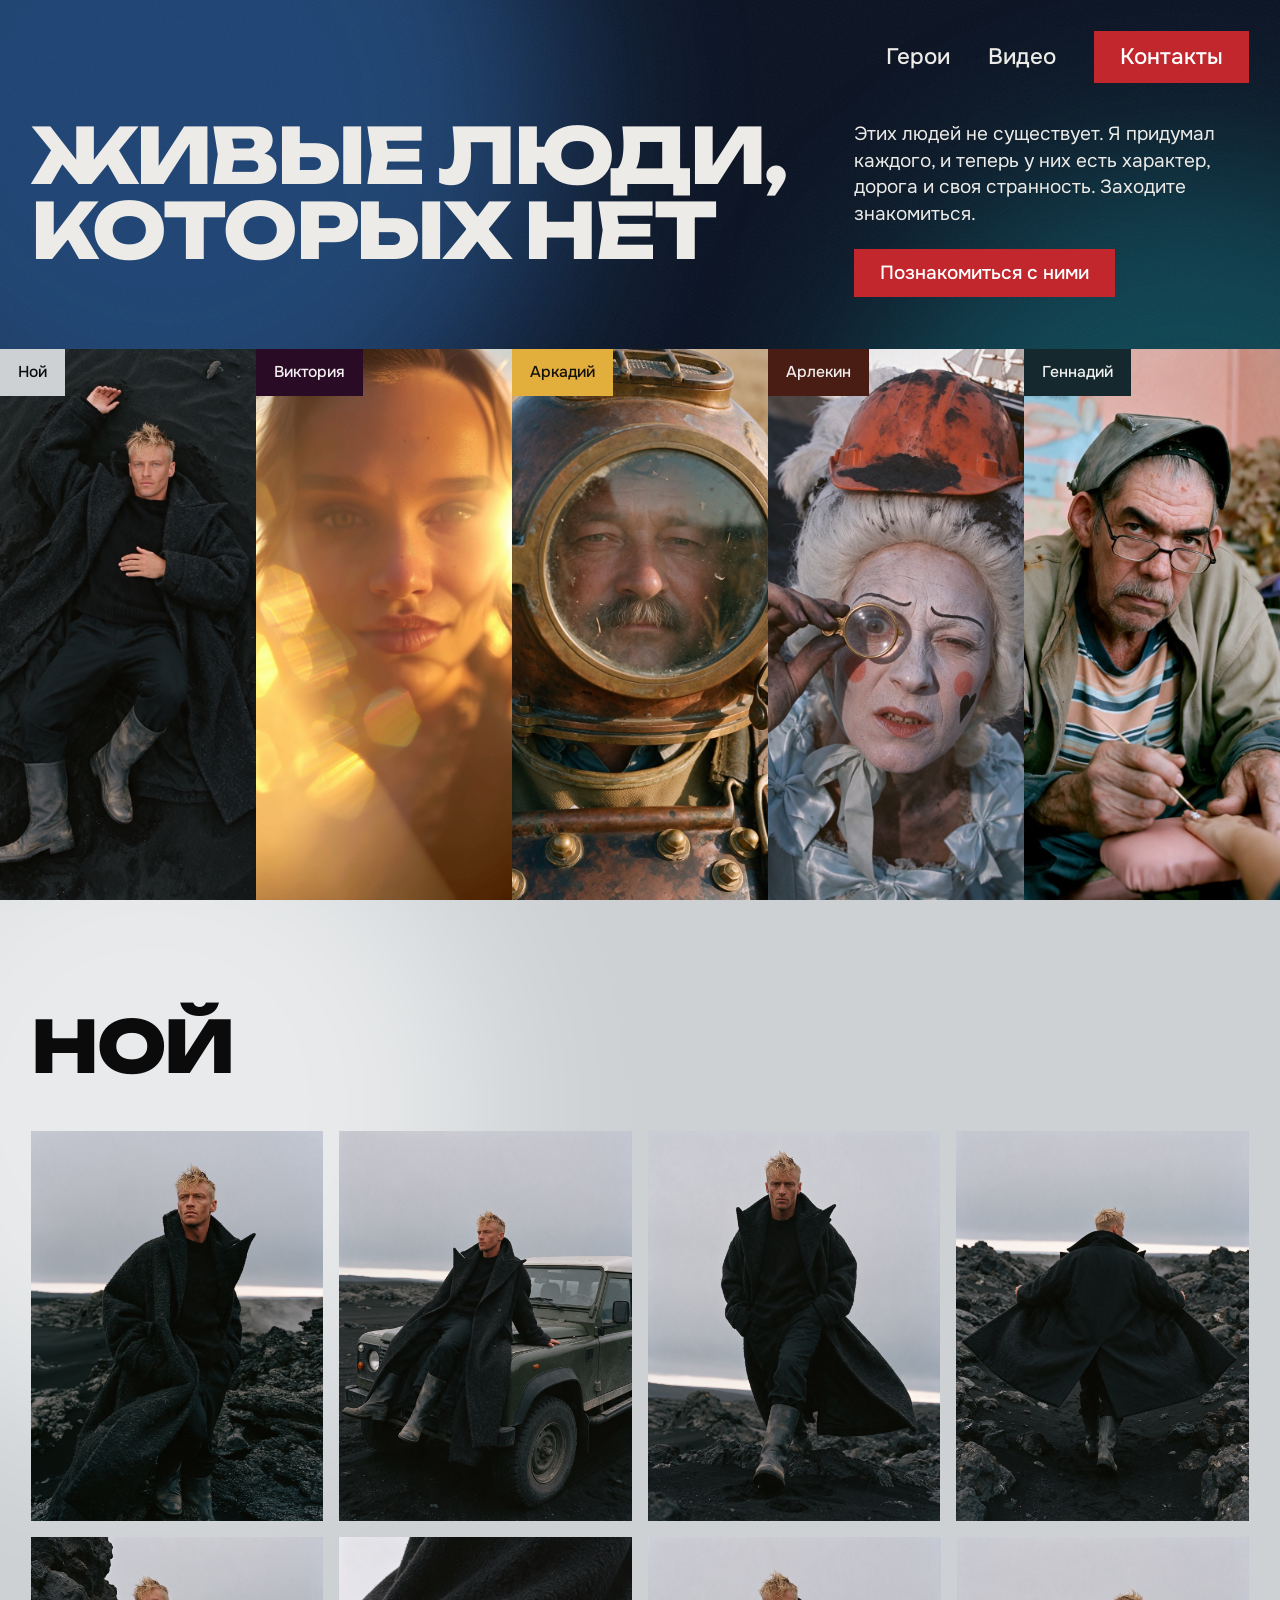
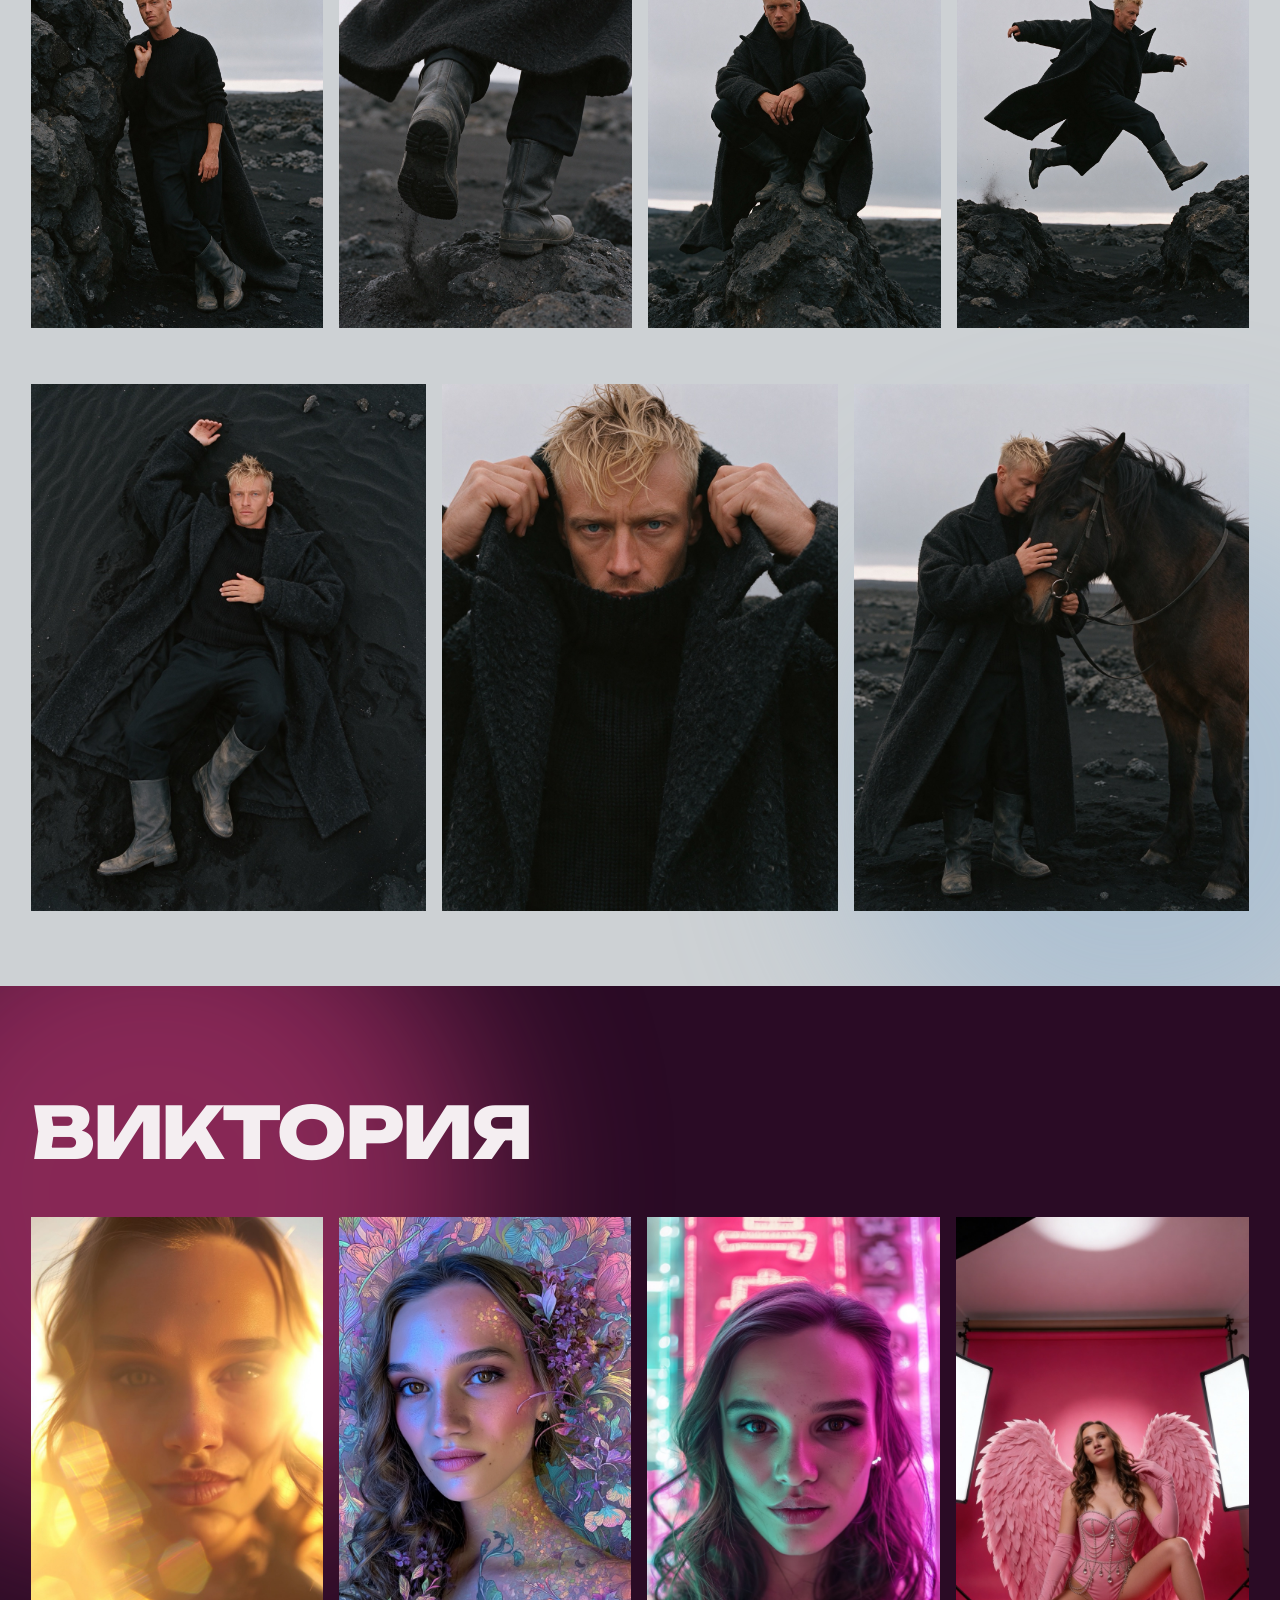
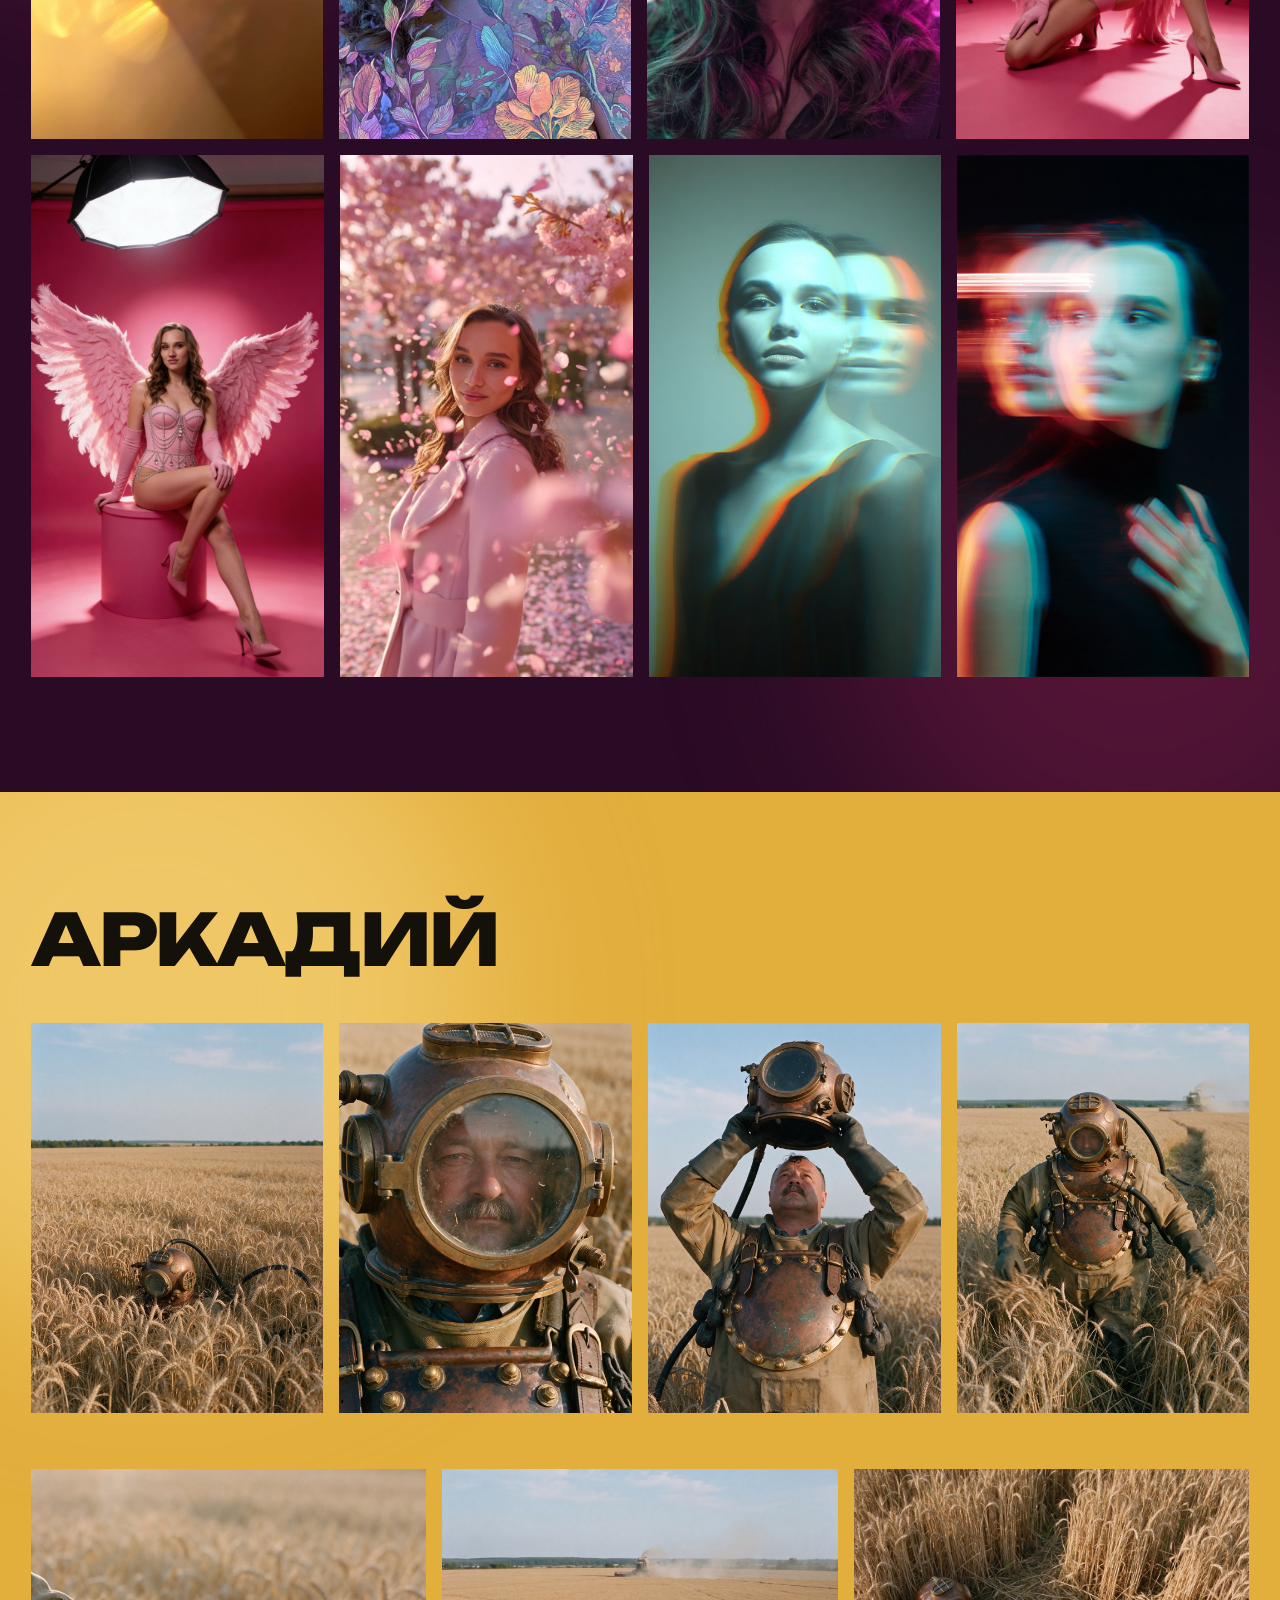
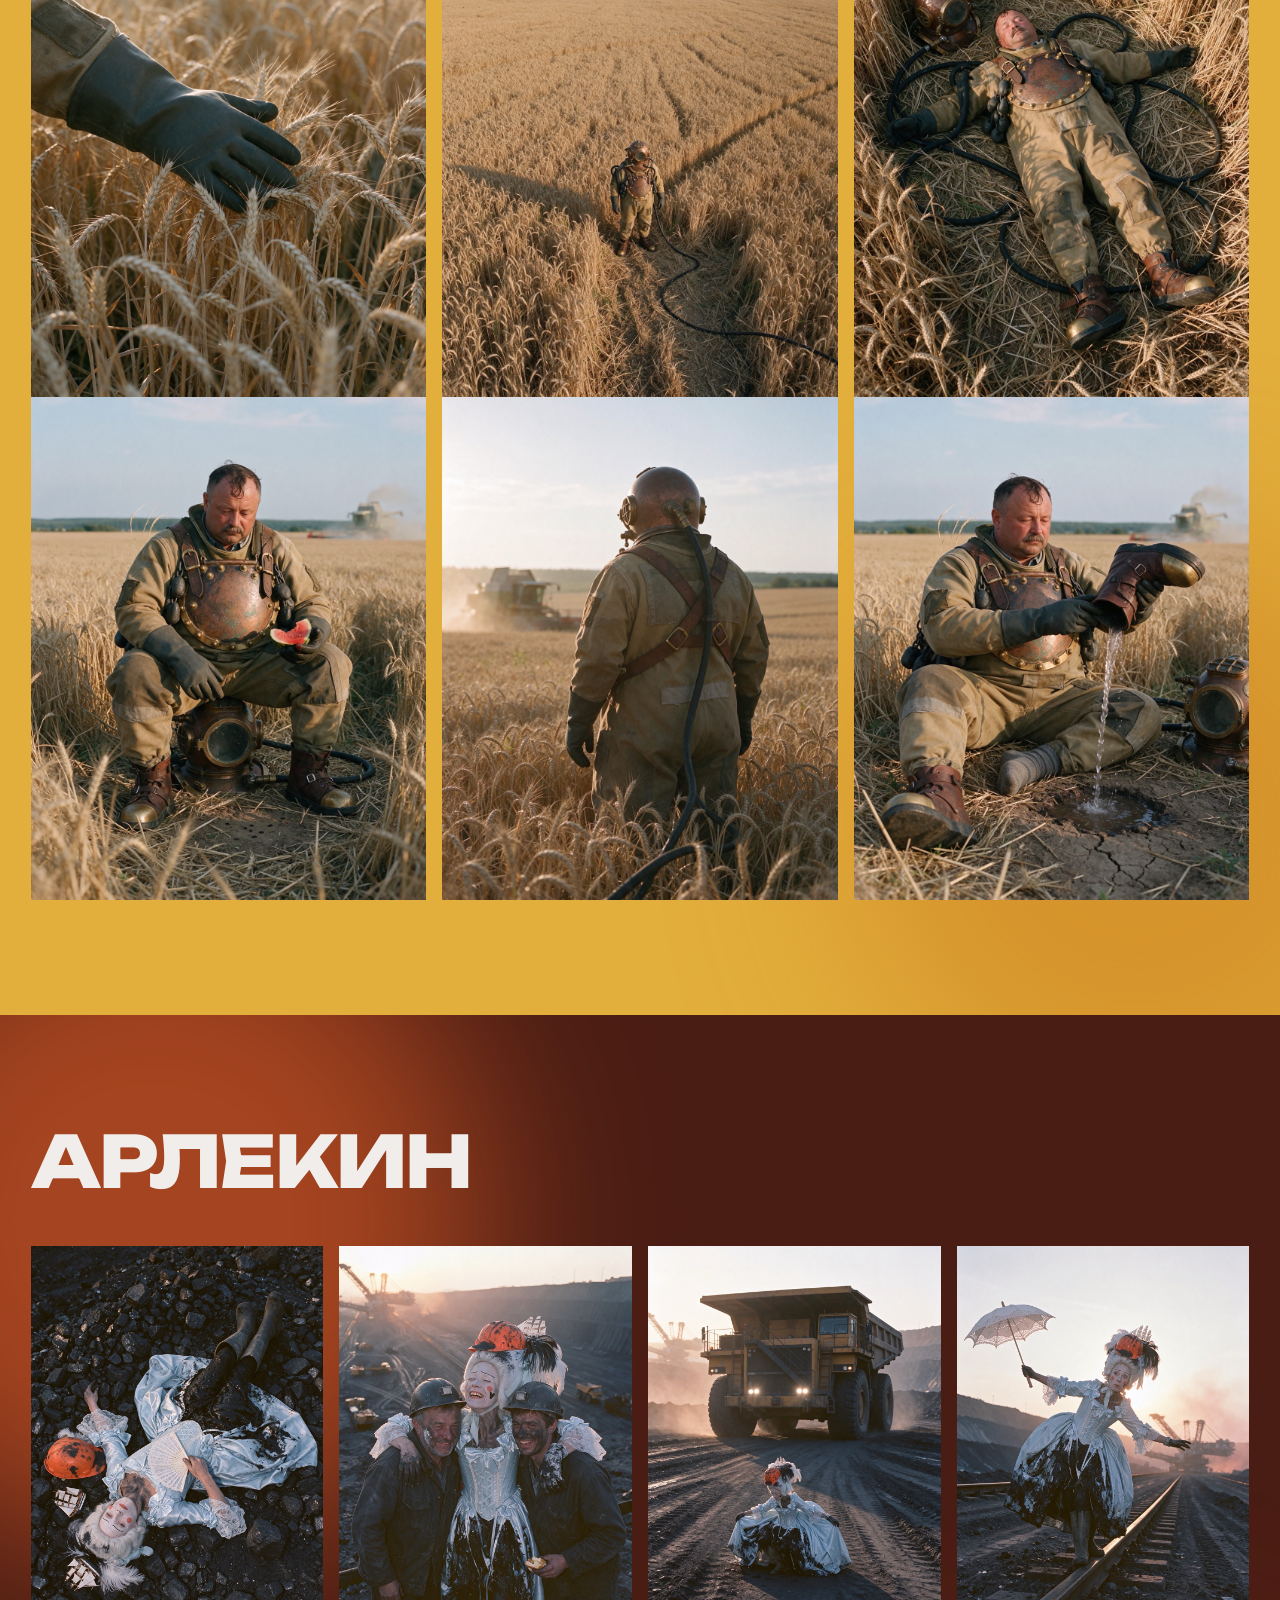
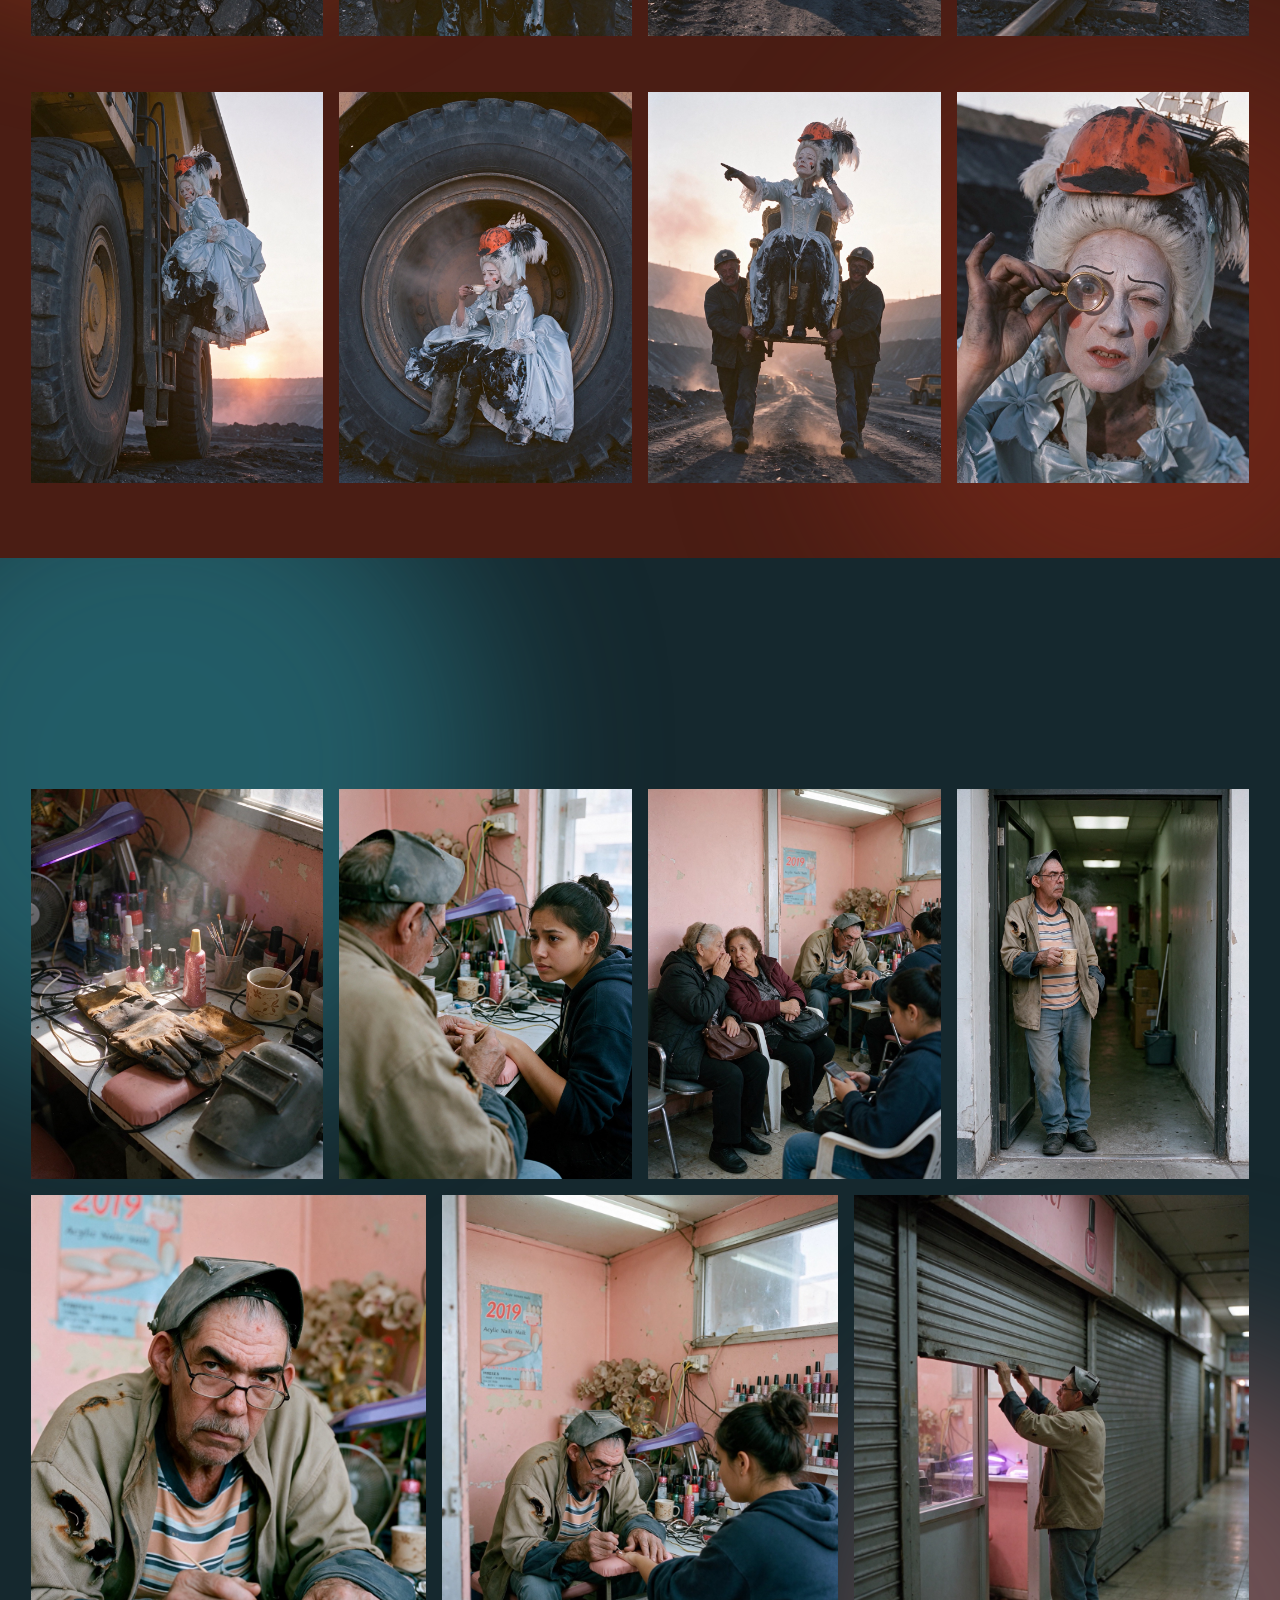
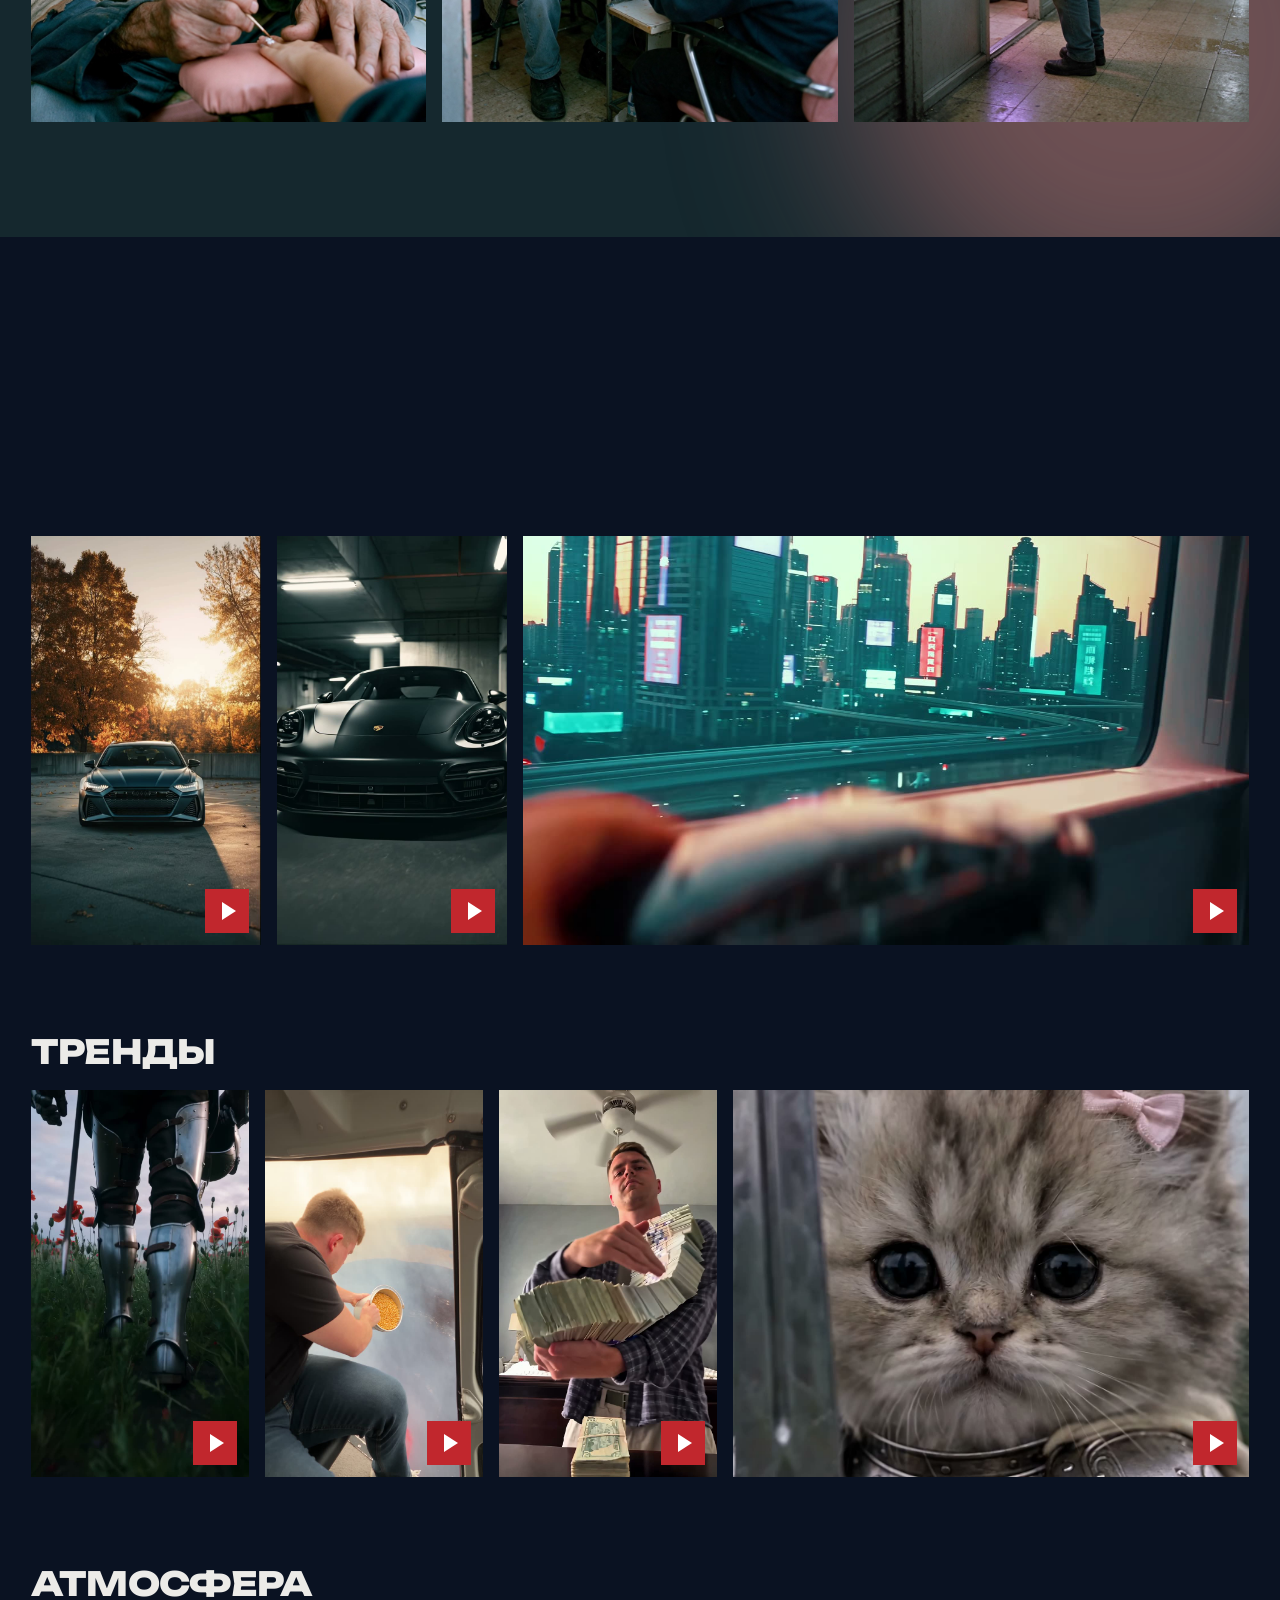
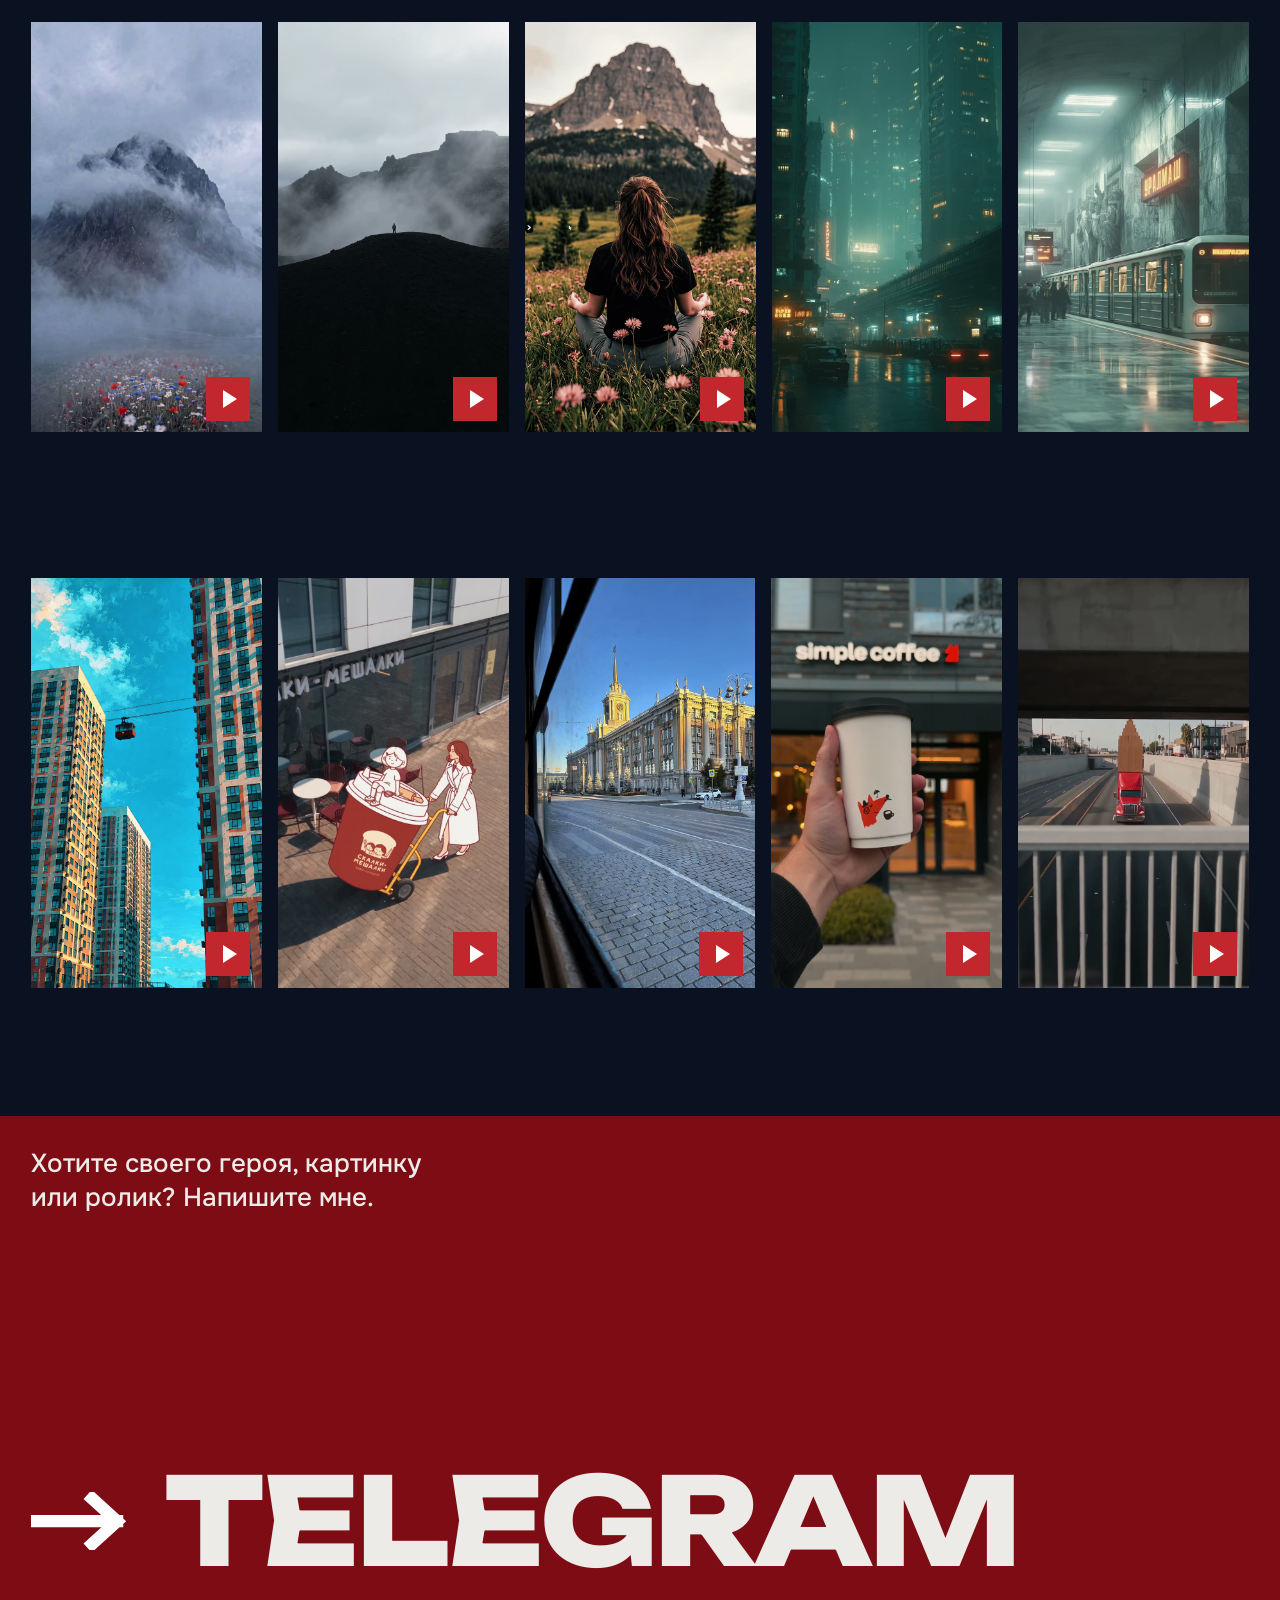
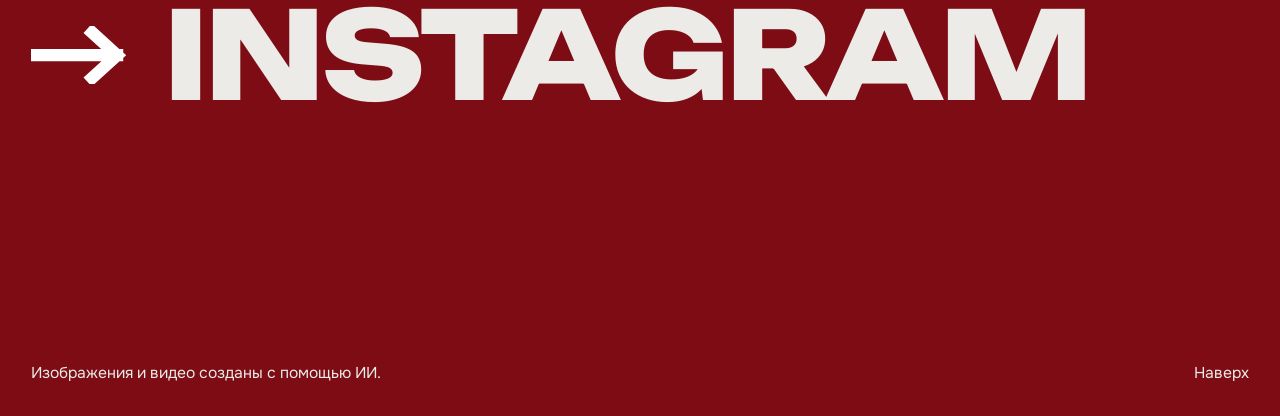
<file: index.html>
<!doctype html>
<html lang="ru">
<head>
<meta charset="utf-8">
<meta name="viewport" content="width=device-width, initial-scale=1">
<title>Живые люди, которых нет — AI-художник</title>
<meta name="description" content="Портфолио AI-художника: придуманные люди, их истории, кадры и видео. У каждого свой характер и своя дорога.">
<meta name="theme-color" content="#0a1222">
<meta property="og:title" content="Живые люди, которых нет — AI-художник">
<meta property="og:description" content="Портфолио AI-художника: придуманные люди, их истории, кадры и видео. У каждого свой характер и своя дорога.">
<meta property="og:image" content="https://sokolovai.github.io/media/img/noah-09.jpg">
<meta property="og:type" content="website">
<link rel="icon" href="data:image/svg+xml,%3Csvg xmlns='http://www.w3.org/2000/svg' viewBox='0 0 32 32'%3E%3Crect width='32' height='32' fill='%230b0b0c'/%3E%3Crect x='8' y='8' width='16' height='16' fill='%23c1272d'/%3E%3C/svg%3E">
<script>document.documentElement.classList.add('js')</script>
<link rel="preconnect" href="https://fonts.googleapis.com">
<link rel="preconnect" href="https://fonts.gstatic.com" crossorigin>
<link href="https://fonts.googleapis.com/css2?family=Onest:wght@400;500&family=Unbounded:wght@800&display=swap" rel="stylesheet">
<link rel="stylesheet" href="style.css">
</head>
<body>
<div class="bg" aria-hidden="true"><i class="b1"></i><i class="b2"></i><i class="b3"></i><div class="grain"></div></div>

<main id="top">
<!-- Вход: афиша пяти героев -->
<section class="hero" aria-label="Вступление">
  <div class="hero-stage">
    <div class="head">
      <nav class="topnav" aria-label="Разделы">
        <a href="#noah">Герои</a>
        <a href="#video">Видео</a>
        <a href="#contact">Контакты</a>
      </nav>
      <h1><span class="ln"><span>Живые люди,</span></span><span class="ln"><span>которых нет</span></span></h1>
      <div class="intro">
        <p class="lead">Этих людей не существует. Я придумал каждого, и теперь у них есть характер, дорога и своя странность. Заходите знакомиться.</p>
        <a class="btn" href="#noah">Познакомиться с ними</a>
      </div>
    </div>
    <ul class="cast">
      <li><a href="#noah" style="--tc:#cdd1d4;--ti:#0b0b0c"><img src="media/img/noah-09.jpg" width="1050" height="1400" alt="Ной" style="object-position:50% 28%" fetchpriority="high"><span class="tag">Ной</span></a></li>
      <li><a href="#vika" style="--tc:#2a0b25;--ti:#f4eef1"><img src="media/img/vika-01.jpg" width="784" height="1400" alt="Виктория" style="object-position:50% 35%" ><span class="tag">Виктория</span></a></li>
      <li><a href="#arkady" style="--tc:#e2ae3c;--ti:#14110a"><img src="media/img/arkady-02.jpg" width="1050" height="1400" alt="Аркадий" style="object-position:50% 38%" ><span class="tag">Аркадий</span></a></li>
      <li><a href="#harlequin" style="--tc:#4a1d14;--ti:#f1edea"><img src="media/img/harlequin-08.jpg" width="1050" height="1400" alt="Арлекин" style="object-position:50% 40%" ><span class="tag">Арлекин</span></a></li>
      <li><a href="#gennady" style="--tc:#15282e;--ti:#eef1ef"><img src="media/img/gennady-05.jpg" width="1050" height="1400" alt="Геннадий" style="object-position:50% 30%" ><span class="tag">Геннадий</span></a></li>
    </ul>
  </div>
</section>

<section class="chapter" id="noah" aria-labelledby="h-noah" style="--ground:#cdd1d4;--ink:#0b0b0c;--g1:#ffffff;--g2:#8fb0cf">
  <div class="glow" aria-hidden="true"><i></i><i></i></div>
  <h2 id="h-noah" class="rv">Ной</h2>
  <div class="frames">
        <ul class="frow" style="--sum:2.9979;--n:4">
          <li class="rv-lift" style="--ar:0.7479"><button class="shot" type="button" data-kind="img" data-group="noah" data-src="media/img/noah-00.jpg" data-title="Ной" aria-label="Открыть кадр крупно: Ной"><img src="media/img/noah-00.jpg" width="1047" height="1400" alt="Ной, кадр 1" loading="lazy" decoding="async"></button></li>
          <li class="rv-lift" style="--ar:0.7500"><button class="shot" type="button" data-kind="img" data-group="noah" data-src="media/img/noah-01.jpg" data-title="Ной" aria-label="Открыть кадр крупно: Ной"><img src="media/img/noah-01.jpg" width="1050" height="1400" alt="Ной, кадр 2" loading="lazy" decoding="async"></button></li>
          <li class="rv-lift" style="--ar:0.7500"><button class="shot" type="button" data-kind="img" data-group="noah" data-src="media/img/noah-02.jpg" data-title="Ной" aria-label="Открыть кадр крупно: Ной"><img src="media/img/noah-02.jpg" width="1050" height="1400" alt="Ной, кадр 3" loading="lazy" decoding="async"></button></li>
          <li class="rv-lift" style="--ar:0.7500"><button class="shot" type="button" data-kind="img" data-group="noah" data-src="media/img/noah-03.jpg" data-title="Ной" aria-label="Открыть кадр крупно: Ной"><img src="media/img/noah-03.jpg" width="1050" height="1400" alt="Ной, кадр 4" loading="lazy" decoding="async"></button></li>
        </ul>
        <ul class="frow" style="--sum:3.0000;--n:4">
          <li class="rv-lift" style="--ar:0.7500"><button class="shot" type="button" data-kind="img" data-group="noah" data-src="media/img/noah-04.jpg" data-title="Ной" aria-label="Открыть кадр крупно: Ной"><img src="media/img/noah-04.jpg" width="1050" height="1400" alt="Ной, кадр 5" loading="lazy" decoding="async"></button></li>
          <li class="rv-lift" style="--ar:0.7500"><button class="shot" type="button" data-kind="img" data-group="noah" data-src="media/img/noah-05.jpg" data-title="Ной" aria-label="Открыть кадр крупно: Ной"><img src="media/img/noah-05.jpg" width="1050" height="1400" alt="Ной, кадр 6" loading="lazy" decoding="async"></button></li>
          <li class="rv-lift" style="--ar:0.7500"><button class="shot" type="button" data-kind="img" data-group="noah" data-src="media/img/noah-06.jpg" data-title="Ной" aria-label="Открыть кадр крупно: Ной"><img src="media/img/noah-06.jpg" width="1050" height="1400" alt="Ной, кадр 7" loading="lazy" decoding="async"></button></li>
          <li class="rv-lift" style="--ar:0.7500"><button class="shot" type="button" data-kind="img" data-group="noah" data-src="media/img/noah-08.jpg" data-title="Ной" aria-label="Открыть кадр крупно: Ной"><img src="media/img/noah-08.jpg" width="1050" height="1400" alt="Ной, кадр 8" loading="lazy" decoding="async"></button></li>
        </ul>
        <ul class="frow" style="--sum:2.2500;--n:3">
          <li class="rv-lift" style="--ar:0.7500"><button class="shot" type="button" data-kind="img" data-group="noah" data-src="media/img/noah-09.jpg" data-title="Ной" aria-label="Открыть кадр крупно: Ной"><img src="media/img/noah-09.jpg" width="1050" height="1400" alt="Ной, кадр 9" loading="lazy" decoding="async"></button></li>
          <li class="rv-lift" style="--ar:0.7500"><button class="shot" type="button" data-kind="img" data-group="noah" data-src="media/img/noah-10.jpg" data-title="Ной" aria-label="Открыть кадр крупно: Ной"><img src="media/img/noah-10.jpg" width="1050" height="1400" alt="Ной, кадр 10" loading="lazy" decoding="async"></button></li>
          <li class="rv-lift" style="--ar:0.7500"><button class="shot" type="button" data-kind="img" data-group="noah" data-src="media/img/noah-11.jpg" data-title="Ной" aria-label="Открыть кадр крупно: Ной"><img src="media/img/noah-11.jpg" width="1050" height="1400" alt="Ной, кадр 11" loading="lazy" decoding="async"></button></li>
        </ul>
  </div>
</section>
<section class="chapter" id="vika" aria-labelledby="h-vika" style="--ground:#2a0b25;--ink:#f4eef1;--g1:#d4407f;--g2:#7a1e46">
  <div class="glow" aria-hidden="true"><i></i><i></i></div>
  <h2 id="h-vika" class="rv">Виктория</h2>
  <div class="frames">
        <ul class="frow" style="--sum:2.2421;--n:4">
          <li class="rv-lift" style="--ar:0.5600"><button class="shot" type="button" data-kind="img" data-group="vika" data-src="media/img/vika-01.jpg" data-title="Виктория" aria-label="Открыть кадр крупно: Виктория"><img src="media/img/vika-01.jpg" width="784" height="1400" alt="Виктория, кадр 1" loading="lazy" decoding="async"></button></li>
          <li class="rv-lift" style="--ar:0.5600"><button class="shot" type="button" data-kind="img" data-group="vika" data-src="media/img/vika-02.jpg" data-title="Виктория" aria-label="Открыть кадр крупно: Виктория"><img src="media/img/vika-02.jpg" width="784" height="1400" alt="Виктория, кадр 2" loading="lazy" decoding="async"></button></li>
          <li class="rv-lift" style="--ar:0.5600"><button class="shot" type="button" data-kind="img" data-group="vika" data-src="media/img/vika-03.jpg" data-title="Виктория" aria-label="Открыть кадр крупно: Виктория"><img src="media/img/vika-03.jpg" width="784" height="1400" alt="Виктория, кадр 3" loading="lazy" decoding="async"></button></li>
          <li class="rv-lift" style="--ar:0.5621"><button class="shot" type="button" data-kind="img" data-group="vika" data-src="media/img/vika-04.jpg" data-title="Виктория" aria-label="Открыть кадр крупно: Виктория"><img src="media/img/vika-04.jpg" width="787" height="1400" alt="Виктория, кадр 4" loading="lazy" decoding="async"></button></li>
        </ul>
        <ul class="frow" style="--sum:2.2421;--n:4">
          <li class="rv-lift" style="--ar:0.5621"><button class="shot" type="button" data-kind="img" data-group="vika" data-src="media/img/vika-05.jpg" data-title="Виктория" aria-label="Открыть кадр крупно: Виктория"><img src="media/img/vika-05.jpg" width="787" height="1400" alt="Виктория, кадр 5" loading="lazy" decoding="async"></button></li>
          <li class="rv-lift" style="--ar:0.5600"><button class="shot" type="button" data-kind="img" data-group="vika" data-src="media/img/vika-06.jpg" data-title="Виктория" aria-label="Открыть кадр крупно: Виктория"><img src="media/img/vika-06.jpg" width="784" height="1400" alt="Виктория, кадр 6" loading="lazy" decoding="async"></button></li>
          <li class="rv-lift" style="--ar:0.5600"><button class="shot" type="button" data-kind="img" data-group="vika" data-src="media/img/vika-07.jpg" data-title="Виктория" aria-label="Открыть кадр крупно: Виктория"><img src="media/img/vika-07.jpg" width="784" height="1400" alt="Виктория, кадр 7" loading="lazy" decoding="async"></button></li>
          <li class="rv-lift" style="--ar:0.5600"><button class="shot" type="button" data-kind="img" data-group="vika" data-src="media/img/vika-08.jpg" data-title="Виктория" aria-label="Открыть кадр крупно: Виктория"><img src="media/img/vika-08.jpg" width="784" height="1400" alt="Виктория, кадр 8" loading="lazy" decoding="async"></button></li>
        </ul>
  </div>
</section>
<section class="chapter" id="arkady" aria-labelledby="h-arkady" style="--ground:#e2ae3c;--ink:#14110a;--g1:#fbdc8a;--g2:#c97a1c">
  <div class="glow" aria-hidden="true"><i></i><i></i></div>
  <h2 id="h-arkady" class="rv">Аркадий</h2>
  <div class="frames">
        <ul class="frow" style="--sum:3.0000;--n:4">
          <li class="rv-lift" style="--ar:0.7500"><button class="shot" type="button" data-kind="img" data-group="arkady" data-src="media/img/arkady-01.jpg" data-title="Аркадий" aria-label="Открыть кадр крупно: Аркадий"><img src="media/img/arkady-01.jpg" width="1050" height="1400" alt="Аркадий, кадр 1" loading="lazy" decoding="async"></button></li>
          <li class="rv-lift" style="--ar:0.7500"><button class="shot" type="button" data-kind="img" data-group="arkady" data-src="media/img/arkady-02.jpg" data-title="Аркадий" aria-label="Открыть кадр крупно: Аркадий"><img src="media/img/arkady-02.jpg" width="1050" height="1400" alt="Аркадий, кадр 2" loading="lazy" decoding="async"></button></li>
          <li class="rv-lift" style="--ar:0.7500"><button class="shot" type="button" data-kind="img" data-group="arkady" data-src="media/img/arkady-03.jpg" data-title="Аркадий" aria-label="Открыть кадр крупно: Аркадий"><img src="media/img/arkady-03.jpg" width="1050" height="1400" alt="Аркадий, кадр 3" loading="lazy" decoding="async"></button></li>
          <li class="rv-lift" style="--ar:0.7500"><button class="shot" type="button" data-kind="img" data-group="arkady" data-src="media/img/arkady-04.jpg" data-title="Аркадий" aria-label="Открыть кадр крупно: Аркадий"><img src="media/img/arkady-04.jpg" width="1050" height="1400" alt="Аркадий, кадр 4" loading="lazy" decoding="async"></button></li>
        </ul>
        <ul class="frow" style="--sum:2.2500;--n:3">
          <li class="rv-lift" style="--ar:0.7500"><button class="shot" type="button" data-kind="img" data-group="arkady" data-src="media/img/arkady-05.jpg" data-title="Аркадий" aria-label="Открыть кадр крупно: Аркадий"><img src="media/img/arkady-05.jpg" width="1050" height="1400" alt="Аркадий, кадр 5" loading="lazy" decoding="async"></button></li>
          <li class="rv-lift" style="--ar:0.7500"><button class="shot" type="button" data-kind="img" data-group="arkady" data-src="media/img/arkady-06.jpg" data-title="Аркадий" aria-label="Открыть кадр крупно: Аркадий"><img src="media/img/arkady-06.jpg" width="1050" height="1400" alt="Аркадий, кадр 6" loading="lazy" decoding="async"></button></li>
          <li class="rv-lift" style="--ar:0.7500"><button class="shot" type="button" data-kind="img" data-group="arkady" data-src="media/img/arkady-07.jpg" data-title="Аркадий" aria-label="Открыть кадр крупно: Аркадий"><img src="media/img/arkady-07.jpg" width="1050" height="1400" alt="Аркадий, кадр 7" loading="lazy" decoding="async"></button></li>
        </ul>
        <ul class="frow" style="--sum:2.2500;--n:3">
          <li class="rv-lift" style="--ar:0.7500"><button class="shot" type="button" data-kind="img" data-group="arkady" data-src="media/img/arkady-08.jpg" data-title="Аркадий" aria-label="Открыть кадр крупно: Аркадий"><img src="media/img/arkady-08.jpg" width="1050" height="1400" alt="Аркадий, кадр 8" loading="lazy" decoding="async"></button></li>
          <li class="rv-lift" style="--ar:0.7500"><button class="shot" type="button" data-kind="img" data-group="arkady" data-src="media/img/arkady-09.jpg" data-title="Аркадий" aria-label="Открыть кадр крупно: Аркадий"><img src="media/img/arkady-09.jpg" width="1050" height="1400" alt="Аркадий, кадр 9" loading="lazy" decoding="async"></button></li>
          <li class="rv-lift" style="--ar:0.7500"><button class="shot" type="button" data-kind="img" data-group="arkady" data-src="media/img/arkady-10.jpg" data-title="Аркадий" aria-label="Открыть кадр крупно: Аркадий"><img src="media/img/arkady-10.jpg" width="1050" height="1400" alt="Аркадий, кадр 10" loading="lazy" decoding="async"></button></li>
        </ul>
  </div>
</section>
<section class="chapter" id="harlequin" aria-labelledby="h-harlequin" style="--ground:#4a1d14;--ink:#f1edea;--g1:#f0652a;--g2:#8a2e1c">
  <div class="glow" aria-hidden="true"><i></i><i></i></div>
  <h2 id="h-harlequin" class="rv">Арлекин</h2>
  <div class="frames">
        <ul class="frow" style="--sum:3.0000;--n:4">
          <li class="rv-lift" style="--ar:0.7500"><button class="shot" type="button" data-kind="img" data-group="harlequin" data-src="media/img/harlequin-01.jpg" data-title="Арлекин" aria-label="Открыть кадр крупно: Арлекин"><img src="media/img/harlequin-01.jpg" width="1050" height="1400" alt="Арлекин, кадр 1" loading="lazy" decoding="async"></button></li>
          <li class="rv-lift" style="--ar:0.7500"><button class="shot" type="button" data-kind="img" data-group="harlequin" data-src="media/img/harlequin-02.jpg" data-title="Арлекин" aria-label="Открыть кадр крупно: Арлекин"><img src="media/img/harlequin-02.jpg" width="1050" height="1400" alt="Арлекин, кадр 2" loading="lazy" decoding="async"></button></li>
          <li class="rv-lift" style="--ar:0.7500"><button class="shot" type="button" data-kind="img" data-group="harlequin" data-src="media/img/harlequin-03.jpg" data-title="Арлекин" aria-label="Открыть кадр крупно: Арлекин"><img src="media/img/harlequin-03.jpg" width="1050" height="1400" alt="Арлекин, кадр 3" loading="lazy" decoding="async"></button></li>
          <li class="rv-lift" style="--ar:0.7500"><button class="shot" type="button" data-kind="img" data-group="harlequin" data-src="media/img/harlequin-04.jpg" data-title="Арлекин" aria-label="Открыть кадр крупно: Арлекин"><img src="media/img/harlequin-04.jpg" width="1050" height="1400" alt="Арлекин, кадр 4" loading="lazy" decoding="async"></button></li>
        </ul>
        <ul class="frow" style="--sum:3.0000;--n:4">
          <li class="rv-lift" style="--ar:0.7500"><button class="shot" type="button" data-kind="img" data-group="harlequin" data-src="media/img/harlequin-05.jpg" data-title="Арлекин" aria-label="Открыть кадр крупно: Арлекин"><img src="media/img/harlequin-05.jpg" width="1050" height="1400" alt="Арлекин, кадр 5" loading="lazy" decoding="async"></button></li>
          <li class="rv-lift" style="--ar:0.7500"><button class="shot" type="button" data-kind="img" data-group="harlequin" data-src="media/img/harlequin-06.jpg" data-title="Арлекин" aria-label="Открыть кадр крупно: Арлекин"><img src="media/img/harlequin-06.jpg" width="1050" height="1400" alt="Арлекин, кадр 6" loading="lazy" decoding="async"></button></li>
          <li class="rv-lift" style="--ar:0.7500"><button class="shot" type="button" data-kind="img" data-group="harlequin" data-src="media/img/harlequin-07.jpg" data-title="Арлекин" aria-label="Открыть кадр крупно: Арлекин"><img src="media/img/harlequin-07.jpg" width="1050" height="1400" alt="Арлекин, кадр 7" loading="lazy" decoding="async"></button></li>
          <li class="rv-lift" style="--ar:0.7500"><button class="shot" type="button" data-kind="img" data-group="harlequin" data-src="media/img/harlequin-08.jpg" data-title="Арлекин" aria-label="Открыть кадр крупно: Арлекин"><img src="media/img/harlequin-08.jpg" width="1050" height="1400" alt="Арлекин, кадр 8" loading="lazy" decoding="async"></button></li>
        </ul>
  </div>
</section>
<section class="chapter" id="gennady" aria-labelledby="h-gennady" style="--ground:#15282e;--ink:#eef1ef;--g1:#2f8795;--g2:#c97a7a">
  <div class="glow" aria-hidden="true"><i></i><i></i></div>
  <h2 id="h-gennady" class="rv">Геннадий</h2>
  <div class="frames">
        <ul class="frow" style="--sum:3.0000;--n:4">
          <li class="rv-lift" style="--ar:0.7500"><button class="shot" type="button" data-kind="img" data-group="gennady" data-src="media/img/gennady-01.jpg" data-title="Геннадий" aria-label="Открыть кадр крупно: Геннадий"><img src="media/img/gennady-01.jpg" width="1050" height="1400" alt="Геннадий, кадр 1" loading="lazy" decoding="async"></button></li>
          <li class="rv-lift" style="--ar:0.7500"><button class="shot" type="button" data-kind="img" data-group="gennady" data-src="media/img/gennady-02.jpg" data-title="Геннадий" aria-label="Открыть кадр крупно: Геннадий"><img src="media/img/gennady-02.jpg" width="1050" height="1400" alt="Геннадий, кадр 2" loading="lazy" decoding="async"></button></li>
          <li class="rv-lift" style="--ar:0.7500"><button class="shot" type="button" data-kind="img" data-group="gennady" data-src="media/img/gennady-03.jpg" data-title="Геннадий" aria-label="Открыть кадр крупно: Геннадий"><img src="media/img/gennady-03.jpg" width="1050" height="1400" alt="Геннадий, кадр 3" loading="lazy" decoding="async"></button></li>
          <li class="rv-lift" style="--ar:0.7500"><button class="shot" type="button" data-kind="img" data-group="gennady" data-src="media/img/gennady-04.jpg" data-title="Геннадий" aria-label="Открыть кадр крупно: Геннадий"><img src="media/img/gennady-04.jpg" width="1050" height="1400" alt="Геннадий, кадр 4" loading="lazy" decoding="async"></button></li>
        </ul>
        <ul class="frow" style="--sum:2.2500;--n:3">
          <li class="rv-lift" style="--ar:0.7500"><button class="shot" type="button" data-kind="img" data-group="gennady" data-src="media/img/gennady-05.jpg" data-title="Геннадий" aria-label="Открыть кадр крупно: Геннадий"><img src="media/img/gennady-05.jpg" width="1050" height="1400" alt="Геннадий, кадр 5" loading="lazy" decoding="async"></button></li>
          <li class="rv-lift" style="--ar:0.7500"><button class="shot" type="button" data-kind="img" data-group="gennady" data-src="media/img/gennady-06.jpg" data-title="Геннадий" aria-label="Открыть кадр крупно: Геннадий"><img src="media/img/gennady-06.jpg" width="1050" height="1400" alt="Геннадий, кадр 6" loading="lazy" decoding="async"></button></li>
          <li class="rv-lift" style="--ar:0.7500"><button class="shot" type="button" data-kind="img" data-group="gennady" data-src="media/img/gennady-07.jpg" data-title="Геннадий" aria-label="Открыть кадр крупно: Геннадий"><img src="media/img/gennady-07.jpg" width="1050" height="1400" alt="Геннадий, кадр 7" loading="lazy" decoding="async"></button></li>
        </ul>
  </div>
</section>

<!-- Видео -->
<section class="videos" id="video" aria-labelledby="h-video">
  <header class="sec-head">
    <h2 id="h-video" class="rv">В движении</h2>
  </header>
  
  <div class="vgroup">
    <div class="vhead">
      <h3 class="rv">Автомобили</h3>
    </div>
    <div class="vrow" style="--sum:2.9028;--n:3">
        <button class="clip" type="button" style="--ar:0.5625" data-kind="video" data-group="video" data-src="media/video/audi-rs6.mp4" data-poster="media/poster/audi-rs6.jpg" data-title="Audi RS6" aria-label="Смотреть со звуком: Audi RS6">
          <span class="frame"><video src="media/video/audi-rs6.mp4" poster="media/poster/audi-rs6.jpg" width="720" height="1280" muted loop playsinline preload="none" aria-label="Ролик «Audi RS6»"></video><span class="play" aria-hidden="true"></span></span>
        </button>
        <button class="clip" type="button" style="--ar:0.5625" data-kind="video" data-group="video" data-src="media/video/porsche-panamera.mp4" data-poster="media/poster/porsche-panamera.jpg" data-title="Porsche Panamera" aria-label="Смотреть со звуком: Porsche Panamera">
          <span class="frame"><video src="media/video/porsche-panamera.mp4" poster="media/poster/porsche-panamera.jpg" width="720" height="1280" muted loop playsinline preload="none" aria-label="Ролик «Porsche Panamera»"></video><span class="play" aria-hidden="true"></span></span>
        </button>
        <button class="clip wide" type="button" style="--ar:1.7778" data-kind="video" data-group="video" data-src="media/video/ff3.mp4" data-poster="media/poster/ff3.jpg" data-title="Ford Focus" aria-label="Смотреть со звуком: Ford Focus">
          <span class="frame"><video src="media/video/ff3.mp4" poster="media/poster/ff3.jpg" width="1280" height="720" muted loop playsinline preload="none" aria-label="Ролик «Ford Focus»"></video><span class="play" aria-hidden="true"></span></span>
        </button>
    </div>
  </div>
  <div class="vgroup">
    <div class="vhead">
      <h3 class="rv">Тренды</h3>
    </div>
    <div class="vrow" style="--sum:3.0208;--n:4">
        <button class="clip" type="button" style="--ar:0.5625" data-kind="video" data-group="video" data-src="media/video/trend-knight.mp4" data-poster="media/poster/trend-knight.jpg" data-title="Knight" aria-label="Смотреть со звуком: Knight">
          <span class="frame"><video src="media/video/trend-knight.mp4" poster="media/poster/trend-knight.jpg" width="720" height="1280" muted loop playsinline preload="none" aria-label="Ролик «Knight»"></video><span class="play" aria-hidden="true"></span></span>
        </button>
        <button class="clip" type="button" style="--ar:0.5625" data-kind="video" data-group="video" data-src="media/video/trend-popcorn.mp4" data-poster="media/poster/trend-popcorn.jpg" data-title="Popcorn" aria-label="Смотреть со звуком: Popcorn">
          <span class="frame"><video src="media/video/trend-popcorn.mp4" poster="media/poster/trend-popcorn.jpg" width="720" height="1280" muted loop playsinline preload="none" aria-label="Ролик «Popcorn»"></video><span class="play" aria-hidden="true"></span></span>
        </button>
        <button class="clip" type="button" style="--ar:0.5625" data-kind="video" data-group="video" data-src="media/video/trend-cash.mp4" data-poster="media/poster/trend-cash.jpg" data-title="Cash" aria-label="Смотреть со звуком: Cash">
          <span class="frame"><video src="media/video/trend-cash.mp4" poster="media/poster/trend-cash.jpg" width="720" height="1280" muted loop playsinline preload="none" aria-label="Ролик «Cash»"></video><span class="play" aria-hidden="true"></span></span>
        </button>
        <button class="clip wide" type="button" style="--ar:1.3333" data-kind="video" data-group="video" data-src="media/video/trend-cat.mp4" data-poster="media/poster/trend-cat.jpg" data-title="Cat" aria-label="Смотреть со звуком: Cat">
          <span class="frame"><video src="media/video/trend-cat.mp4" poster="media/poster/trend-cat.jpg" width="1280" height="960" muted loop playsinline preload="none" aria-label="Ролик «Cat»"></video><span class="play" aria-hidden="true"></span></span>
        </button>
    </div>
  </div>
  <div class="vgroup">
    <div class="vhead">
      <h3 class="rv">Атмосфера</h3>
    </div>
    <div class="vrow" style="--sum:2.8134;--n:5">
        <button class="clip" type="button" style="--ar:0.5634" data-kind="video" data-group="video" data-src="media/video/iamrebel.mp4" data-poster="media/poster/iamrebel.jpg" data-title="IAMREBEL" aria-label="Смотреть со звуком: IAMREBEL">
          <span class="frame"><video src="media/video/iamrebel.mp4" poster="media/poster/iamrebel.jpg" width="720" height="1278" muted loop playsinline preload="none" aria-label="Ролик «IAMREBEL»"></video><span class="play" aria-hidden="true"></span></span>
        </button>
        <button class="clip" type="button" style="--ar:0.5625" data-kind="video" data-group="video" data-src="media/video/iamrebel-2.mp4" data-poster="media/poster/iamrebel-2.jpg" data-title="IAMREBEL 2" aria-label="Смотреть со звуком: IAMREBEL 2">
          <span class="frame"><video src="media/video/iamrebel-2.mp4" poster="media/poster/iamrebel-2.jpg" width="720" height="1280" muted loop playsinline preload="none" aria-label="Ролик «IAMREBEL 2»"></video><span class="play" aria-hidden="true"></span></span>
        </button>
        <button class="clip" type="button" style="--ar:0.5625" data-kind="video" data-group="video" data-src="media/video/seasons.mp4" data-poster="media/poster/seasons.jpg" data-title="Времена года" aria-label="Смотреть со звуком: Времена года">
          <span class="frame"><video src="media/video/seasons.mp4" poster="media/poster/seasons.jpg" width="720" height="1280" muted loop playsinline preload="none" aria-label="Ролик «Времена года»"></video><span class="play" aria-hidden="true"></span></span>
        </button>
        <button class="clip" type="button" style="--ar:0.5625" data-kind="video" data-group="video" data-src="media/video/new-1.mp4" data-poster="media/poster/new-1.jpg" data-title="Киберпанк 1" aria-label="Смотреть со звуком: Киберпанк 1">
          <span class="frame"><video src="media/video/new-1.mp4" poster="media/poster/new-1.jpg" width="720" height="1280" muted loop playsinline preload="none" aria-label="Ролик «Киберпанк 1»"></video><span class="play" aria-hidden="true"></span></span>
        </button>
        <button class="clip" type="button" style="--ar:0.5625" data-kind="video" data-group="video" data-src="media/video/new-2.mp4" data-poster="media/poster/new-2.jpg" data-title="Киберпанк 2" aria-label="Смотреть со звуком: Киберпанк 2">
          <span class="frame"><video src="media/video/new-2.mp4" poster="media/poster/new-2.jpg" width="720" height="1280" muted loop playsinline preload="none" aria-label="Ролик «Киберпанк 2»"></video><span class="play" aria-hidden="true"></span></span>
        </button>
    </div>
  </div>
  <div class="vgroup">
    <div class="vhead">
      <h3 class="rv">Для рекламы</h3>
    </div>
    <div class="vrow" style="--sum:2.8125;--n:5">
        <button class="clip" type="button" style="--ar:0.5625" data-kind="video" data-group="video" data-src="media/video/tram.mp4" data-poster="media/poster/tram.jpg" data-title="Tram" aria-label="Смотреть со звуком: Tram">
          <span class="frame"><video src="media/video/tram.mp4" poster="media/poster/tram.jpg" width="720" height="1280" muted loop playsinline preload="none" aria-label="Ролик «Tram»"></video><span class="play" aria-hidden="true"></span></span>
        </button>
        <button class="clip" type="button" style="--ar:0.5625" data-kind="video" data-group="video" data-src="media/video/skalki.mp4" data-poster="media/poster/skalki.jpg" data-title="Скалки-мешалки" aria-label="Смотреть со звуком: Скалки-мешалки">
          <span class="frame"><video src="media/video/skalki.mp4" poster="media/poster/skalki.jpg" width="720" height="1280" muted loop playsinline preload="none" aria-label="Ролик «Скалки-мешалки»"></video><span class="play" aria-hidden="true"></span></span>
        </button>
        <button class="clip" type="button" style="--ar:0.5625" data-kind="video" data-group="video" data-src="media/video/clip-untitled.mp4" data-poster="media/poster/clip-untitled.jpg" data-title="Корпусный десерт" aria-label="Смотреть со звуком: Корпусный десерт">
          <span class="frame"><video src="media/video/clip-untitled.mp4" poster="media/poster/clip-untitled.jpg" width="720" height="1280" muted loop playsinline preload="none" aria-label="Ролик «Корпусный десерт»"></video><span class="play" aria-hidden="true"></span></span>
        </button>
        <button class="clip" type="button" style="--ar:0.5625" data-kind="video" data-group="video" data-src="media/video/simple-1.mp4" data-poster="media/poster/simple-1.jpg" data-title="Simple 1" aria-label="Смотреть со звуком: Simple 1">
          <span class="frame"><video src="media/video/simple-1.mp4" poster="media/poster/simple-1.jpg" width="720" height="1280" muted loop playsinline preload="none" aria-label="Ролик «Simple 1»"></video><span class="play" aria-hidden="true"></span></span>
        </button>
        <button class="clip" type="button" style="--ar:0.5625" data-kind="video" data-group="video" data-src="media/video/simple-2.mp4" data-poster="media/poster/simple-2.jpg" data-title="Simple 2" aria-label="Смотреть со звуком: Simple 2">
          <span class="frame"><video src="media/video/simple-2.mp4" poster="media/poster/simple-2.jpg" width="720" height="1280" muted loop playsinline preload="none" aria-label="Ролик «Simple 2»"></video><span class="play" aria-hidden="true"></span></span>
        </button>
    </div>
  </div>
</section>

<!-- Контакты -->
<section class="contact" id="contact" aria-labelledby="h-contact">
  <h2 id="h-contact">Хотите своего героя, картинку или ролик? Напишите мне.</h2>
  <div class="big">
    <a href="https://t.me/sokolov_pv" rel="noopener" target="_blank" aria-label="Написать в Telegram: @sokolov_pv"><svg class="pt" viewBox="0 0 44 24" aria-hidden="true"><path d="M2 12H38M27 2l11 10-11 10" fill="none" stroke="currentColor" stroke-width="5.4" stroke-linecap="square"/></svg><span>Telegram</span></a>
    <a href="https://instagram.com/sokolov_pv" rel="noopener" target="_blank" aria-label="Открыть Instagram: @sokolov_pv"><svg class="pt" viewBox="0 0 44 24" aria-hidden="true"><path d="M2 12H38M27 2l11 10-11 10" fill="none" stroke="currentColor" stroke-width="5.4" stroke-linecap="square"/></svg><span>Instagram</span></a>
  </div>
  <footer class="foot">
    <p>Изображения и видео созданы с помощью ИИ.</p>
    <a href="#top">Наверх</a>
  </footer>
</section>
</main>

<dialog id="lb" aria-label="Просмотр">
  <button class="lb-close" type="button" aria-label="Закрыть">Закрыть</button>
  <button class="lb-nav lb-prev" type="button" aria-label="Предыдущий">←</button>
  <div class="lb-stage"></div>
  <button class="lb-nav lb-next" type="button" aria-label="Следующий">→</button>
  <p class="lb-title"></p>
</dialog>

<script src="main.js"></script>
</body>
</html>
</file>
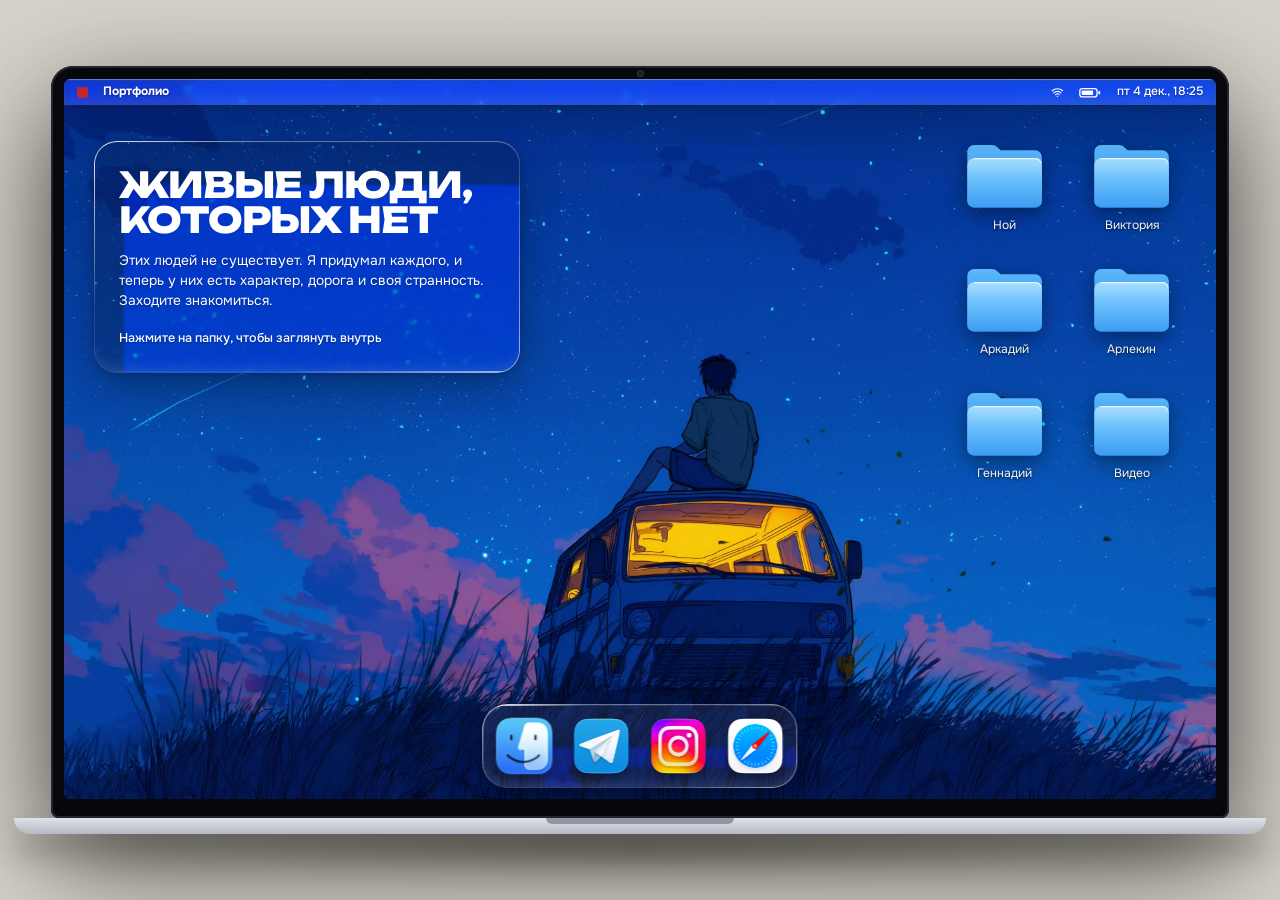
<file: mac/index.html>
<!doctype html>
<html lang="ru">
<head>
<meta charset="utf-8">
<meta name="viewport" content="width=device-width, initial-scale=1, viewport-fit=cover">
<title>Живые люди, которых нет — AI-художник</title>
<meta name="description" content="Портфолио AI-художника в виде рабочего стола: папки с героями, кадры и видео.">
<meta name="theme-color" content="#d6d2ca">
<meta property="og:title" content="Живые люди, которых нет — AI-художник">
<meta property="og:description" content="Портфолио AI-художника в виде рабочего стола: папки с героями, кадры и видео.">
<link rel="icon" href="data:image/svg+xml,%3Csvg xmlns='http://www.w3.org/2000/svg' viewBox='0 0 32 32'%3E%3Crect width='32' height='32' fill='%230b0b0c'/%3E%3Crect x='8' y='8' width='16' height='16' fill='%23c1272d'/%3E%3C/svg%3E">
<script>document.documentElement.classList.add('js'); if (/[?&]view=(phone|ios|mobile)/.test(location.search)) document.documentElement.classList.add('force-ios');</script>
<link rel="preconnect" href="https://fonts.googleapis.com">
<link rel="preconnect" href="https://fonts.gstatic.com" crossorigin>
<link href="https://fonts.googleapis.com/css2?family=Onest:wght@400;500&family=Unbounded:wght@800&display=swap" rel="stylesheet">
<link rel="stylesheet" href="mac.css">
</head>
<body>
<svg width="0" height="0" style="position:absolute" aria-hidden="true"><defs>
  <linearGradient id="gBack" x1="0" y1="0" x2="0" y2="1"><stop offset="0" stop-color="#5bb8f9"/><stop offset="1" stop-color="#2f88e6"/></linearGradient>
  <linearGradient id="gFront" x1="0" y1="0" x2="0" y2="1"><stop offset="0" stop-color="#a6deff"/><stop offset=".45" stop-color="#69bffb"/><stop offset="1" stop-color="#3b9cf2"/></linearGradient>
  <symbol id="mfolder" viewBox="0 0 128 104">
    <path d="M8 16a10 10 0 0 1 10-10h27c3 0 5.800 1.200 8 3.300l5 4.700H110a10 10 0 0 1 10 10v66a10 10 0 0 1-10 10H18A10 10 0 0 1 8 90Z" fill="url(#gBack)"/>
    <path d="M8 36a10 10 0 0 1 10-10H110a10 10 0 0 1 10 10v54a10 10 0 0 1-10 10H18A10 10 0 0 1 8 90Z" fill="url(#gFront)"/>
    <path d="M18 26.500H110a9.500 9.500 0 0 1 9 7" fill="none" stroke="#fff" stroke-opacity=".75" stroke-width="1.600"/>
  </symbol>
</defs></svg>

<!-- Компьютер: экран MacBook -->
<div class="stage" id="desktop-mode">
    <div class="laptop">
    <div class="lid">
      <div class="screen" id="screen">
        <div class="wall" aria-hidden="true"><video class="wallvid" src="wall/mac.mp4" poster="wall/mac-poster.jpg" autoplay muted loop playsinline preload="auto"></video></div>
        <div class="menubar glass" role="menubar">
          <span class="mark" aria-hidden="true"></span>
          <strong class="appname" id="appname">Портфолио</strong>
          <span class="sp"></span>
          <svg class="mi-ic" viewBox="0 0 24 24" aria-hidden="true"><path d="M2 9a15 15 0 0 1 20 0M5 13a10 10 0 0 1 14 0M8.5 16.5a5 5 0 0 1 7 0" fill="none" stroke="currentColor" stroke-width="2" stroke-linecap="round"/><circle cx="12" cy="19.6" r="1.3" fill="currentColor"/></svg>
          <svg class="mi-ic bat" viewBox="0 0 28 14" aria-hidden="true"><rect x="1" y="2" width="21" height="10" rx="3" fill="none" stroke="currentColor" stroke-width="1.6"/><rect x="3.2" y="4.2" width="14" height="5.6" rx="1.4" fill="currentColor"/><rect x="23.5" y="5" width="2.4" height="4" rx="1" fill="currentColor"/></svg>
          <time class="clock" id="clock"></time>
        </div>

        <section class="widget glass" aria-labelledby="h1">
          <h1 id="h1">Живые люди, которых нет</h1>
          <p>Этих людей не существует. Я придумал каждого, и теперь у них есть характер, дорога и своя странность. Заходите знакомиться.</p>
          <p class="hint"><span class="hint-d">Нажмите на папку, чтобы заглянуть внутрь</span><span class="hint-m">Нажми на папку, чтобы открыть</span></p>
        </section>

        <nav class="dicons" aria-label="Папки">
        <button class="dicon" data-loc="hero:noah"><svg class="mfolder" viewBox="0 0 128 104" aria-hidden="true"><use href="#mfolder"/></svg><span class="lbl">Ной</span></button>
        <button class="dicon" data-loc="hero:vika"><svg class="mfolder" viewBox="0 0 128 104" aria-hidden="true"><use href="#mfolder"/></svg><span class="lbl">Виктория</span></button>
        <button class="dicon" data-loc="hero:arkady"><svg class="mfolder" viewBox="0 0 128 104" aria-hidden="true"><use href="#mfolder"/></svg><span class="lbl">Аркадий</span></button>
        <button class="dicon" data-loc="hero:harlequin"><svg class="mfolder" viewBox="0 0 128 104" aria-hidden="true"><use href="#mfolder"/></svg><span class="lbl">Арлекин</span></button>
        <button class="dicon" data-loc="hero:gennady"><svg class="mfolder" viewBox="0 0 128 104" aria-hidden="true"><use href="#mfolder"/></svg><span class="lbl">Геннадий</span></button>
        <button class="dicon" data-loc="vroot"><svg class="mfolder" viewBox="0 0 128 104" aria-hidden="true"><use href="#mfolder"/></svg><span class="lbl">Видео</span></button>
        </nav>

        <div class="dock glass" id="dock" role="toolbar" aria-label="Док">
          <span class="dk" role="img" aria-label="Finder"><span class="dki"><img src="icons/finder.png" alt="" draggable="false" width="256" height="256"></span></span>
          <a class="dk" href="https://t.me/sokolov_pv" target="_blank" rel="noopener" aria-label="Telegram: @sokolov_pv"><span class="dki"><img src="icons/telegram.png" alt="" draggable="false" width="256" height="256"></span></a>
          <a class="dk" href="https://instagram.com/sokolov_pv" target="_blank" rel="noopener" aria-label="Instagram: @sokolov_pv"><span class="dki"><img src="icons/instagram.png" alt="" draggable="false" width="256" height="256"></span></a>
          <span class="dk" role="img" aria-label="Safari"><span class="dki"><img src="icons/safari.png" alt="" draggable="false" width="256" height="256"></span></span>
          <i class="dsep" id="dsep" hidden></i>
        </div>
      </div>
    </div>
    <div class="base" aria-hidden="true"></div>
  </div>
</div>

<!-- Телефон: рабочий стол iPhone -->
<div class="ios" id="ios">
  <div class="wall" aria-hidden="true"><img class="wallimg" src="wall/ios.jpg" alt=""></div>
  <div class="istatus"><time id="itime"></time><span class="sig" aria-hidden="true"><svg viewBox="0 0 20 12"><rect x="0" y="8" width="3" height="4" rx="1" fill="currentColor"/><rect x="5" y="5.5" width="3" height="6.5" rx="1" fill="currentColor"/><rect x="10" y="3" width="3" height="9" rx="1" fill="currentColor"/><rect x="15" y="0" width="3" height="12" rx="1" fill="currentColor"/></svg><svg viewBox="0 0 28 14"><rect x="1" y="2" width="21" height="10" rx="3" fill="none" stroke="currentColor" stroke-width="1.6"/><rect x="3.2" y="4.2" width="14" height="5.6" rx="1.4" fill="currentColor"/><rect x="23.5" y="5" width="2.4" height="4" rx="1" fill="currentColor"/></svg></span></div>
  <div class="ihome" id="ihome">
    <section class="iwidget glass" aria-labelledby="h1m">
      <h1 id="h1m">Живые люди, которых нет</h1>
      <p>Этих людей не существует. Я придумал каждого, и теперь у них есть характер, дорога и своя странность. Заходите знакомиться.</p>
      <p class="hint"><span class="hint-d">Нажмите на папку, чтобы заглянуть внутрь</span><span class="hint-m">Нажми на папку, чтобы открыть</span></p>
    </section>
    <nav class="apps" aria-label="Папки">
      <button class="app" data-loc="hero:noah"><span class="ifolder"><img src="../media/thumb/noah-00.jpg" alt=""><img src="../media/thumb/noah-01.jpg" alt=""><img src="../media/thumb/noah-02.jpg" alt=""><img src="../media/thumb/noah-03.jpg" alt=""><img src="../media/thumb/noah-04.jpg" alt=""><img src="../media/thumb/noah-05.jpg" alt=""><img src="../media/thumb/noah-06.jpg" alt=""><img src="../media/thumb/noah-08.jpg" alt=""><img src="../media/thumb/noah-09.jpg" alt=""></span><span class="lbl">Ной</span></button>
      <button class="app" data-loc="hero:vika"><span class="ifolder"><img src="../media/thumb/vika-01.jpg" alt=""><img src="../media/thumb/vika-02.jpg" alt=""><img src="../media/thumb/vika-03.jpg" alt=""><img src="../media/thumb/vika-04.jpg" alt=""><img src="../media/thumb/vika-05.jpg" alt=""><img src="../media/thumb/vika-06.jpg" alt=""><img src="../media/thumb/vika-07.jpg" alt=""><img src="../media/thumb/vika-08.jpg" alt=""></span><span class="lbl">Виктория</span></button>
      <button class="app" data-loc="hero:arkady"><span class="ifolder"><img src="../media/thumb/arkady-01.jpg" alt=""><img src="../media/thumb/arkady-02.jpg" alt=""><img src="../media/thumb/arkady-03.jpg" alt=""><img src="../media/thumb/arkady-04.jpg" alt=""><img src="../media/thumb/arkady-05.jpg" alt=""><img src="../media/thumb/arkady-06.jpg" alt=""><img src="../media/thumb/arkady-07.jpg" alt=""><img src="../media/thumb/arkady-08.jpg" alt=""><img src="../media/thumb/arkady-09.jpg" alt=""></span><span class="lbl">Аркадий</span></button>
      <button class="app" data-loc="hero:harlequin"><span class="ifolder"><img src="../media/thumb/harlequin-01.jpg" alt=""><img src="../media/thumb/harlequin-02.jpg" alt=""><img src="../media/thumb/harlequin-03.jpg" alt=""><img src="../media/thumb/harlequin-04.jpg" alt=""><img src="../media/thumb/harlequin-05.jpg" alt=""><img src="../media/thumb/harlequin-06.jpg" alt=""><img src="../media/thumb/harlequin-07.jpg" alt=""><img src="../media/thumb/harlequin-08.jpg" alt=""></span><span class="lbl">Арлекин</span></button>
      <button class="app" data-loc="hero:gennady"><span class="ifolder"><img src="../media/thumb/gennady-01.jpg" alt=""><img src="../media/thumb/gennady-02.jpg" alt=""><img src="../media/thumb/gennady-03.jpg" alt=""><img src="../media/thumb/gennady-04.jpg" alt=""><img src="../media/thumb/gennady-05.jpg" alt=""><img src="../media/thumb/gennady-06.jpg" alt=""><img src="../media/thumb/gennady-07.jpg" alt=""></span><span class="lbl">Геннадий</span></button>
      <button class="app" data-loc="vroot"><span class="ifolder"><img src="../media/poster/audi-rs6.jpg" alt="" style="object-position:50% 40%"><img src="../media/poster/porsche-panamera.jpg" alt="" style="object-position:50% 40%"><img src="../media/poster/trend-knight.jpg" alt="" style="object-position:50% 40%"><img src="../media/poster/trend-popcorn.jpg" alt="" style="object-position:50% 40%"><img src="../media/poster/iamrebel.jpg" alt="" style="object-position:50% 40%"><img src="../media/poster/seasons.jpg" alt="" style="object-position:50% 40%"><img src="../media/poster/new-1.jpg" alt="" style="object-position:50% 40%"><img src="../media/poster/tram.jpg" alt="" style="object-position:50% 40%"><img src="../media/poster/skalki.jpg" alt="" style="object-position:50% 40%"></span><span class="lbl">Видео</span></button>
    </nav>
  </div>
  <div class="idock glass" role="toolbar" aria-label="Док">
    <a class="dk" href="https://t.me/sokolov_pv" target="_blank" rel="noopener" aria-label="Telegram: @sokolov_pv"><span class="dki"><img src="icons/telegram.png" alt="" draggable="false" width="256" height="256"></span></a>
    <a class="dk" href="https://instagram.com/sokolov_pv" target="_blank" rel="noopener" aria-label="Instagram: @sokolov_pv"><span class="dki"><img src="icons/instagram.png" alt="" draggable="false" width="256" height="256"></span></a>
    <span class="dk" role="img" aria-label="Safari"><span class="dki"><img src="icons/safari.png" alt="" draggable="false" width="256" height="256"></span></span>
  </div>
  <i class="hbar" aria-hidden="true"></i>
  <section class="iapp" id="iapp" hidden aria-live="polite">
    <header class="inav glass"><button class="iback" id="iback" type="button"><svg viewBox="0 0 12 20" aria-hidden="true"><path d="M10 2 2 10l8 8" fill="none" stroke="currentColor" stroke-width="2.6" stroke-linecap="round" stroke-linejoin="round"/></svg><span id="iback-l">Назад</span></button><strong id="ititle"></strong></header>
    <div class="ibody" id="ibody"></div>
  </section>
  <section class="iview" id="iview" hidden>
    <button class="iclose glass" id="iclose" type="button" aria-label="Закрыть">Закрыть</button>
    <div class="itrack" id="itrack"></div>
  </section>
</div>

<noscript><p style="position:fixed;inset:auto 0 0 0;padding:12px;background:#000;color:#fff;text-align:center">Для этой версии нужен JavaScript.</p></noscript>
<script type="application/json" id="data">{"chars":[{"id":"noah","name":"Ной","color":"#7fa6cc","cast":"noah-09","pos":"50% 28%","imgs":["noah-00","noah-01","noah-02","noah-03","noah-04","noah-05","noah-06","noah-08","noah-09","noah-10","noah-11"]},{"id":"vika","name":"Виктория","color":"#e0457b","cast":"vika-01","pos":"50% 35%","imgs":["vika-01","vika-02","vika-03","vika-04","vika-05","vika-06","vika-07","vika-08"]},{"id":"arkady","name":"Аркадий","color":"#e2ae3c","cast":"arkady-02","pos":"50% 38%","imgs":["arkady-01","arkady-02","arkady-03","arkady-04","arkady-05","arkady-06","arkady-07","arkady-08","arkady-09","arkady-10"]},{"id":"harlequin","name":"Арлекин","color":"#e0602c","cast":"harlequin-08","pos":"50% 40%","imgs":["harlequin-01","harlequin-02","harlequin-03","harlequin-04","harlequin-05","harlequin-06","harlequin-07","harlequin-08"]},{"id":"gennady","name":"Геннадий","color":"#2f8795","cast":"gennady-05","pos":"50% 30%","imgs":["gennady-01","gennady-02","gennady-03","gennady-04","gennady-05","gennady-06","gennady-07"]}],"groups":[{"id":"cars","name":"Автомобили","color":"#6f86e0","clips":[{"id":"audi-rs6","title":"Audi RS6","ar":0.5625},{"id":"porsche-panamera","title":"Porsche Panamera","ar":0.5625},{"id":"ff3","title":"Ford Focus","ar":1.7778}]},{"id":"trends","name":"Тренды","color":"#d6628a","clips":[{"id":"trend-knight","title":"Knight","ar":0.5625},{"id":"trend-popcorn","title":"Popcorn","ar":0.5625},{"id":"trend-cash","title":"Cash","ar":0.5625},{"id":"trend-cat","title":"Cat","ar":1.3333}]},{"id":"mood","name":"Атмосфера","color":"#3f9aa5","clips":[{"id":"iamrebel","title":"IAMREBEL","ar":0.5634},{"id":"iamrebel-2","title":"IAMREBEL 2","ar":0.5625},{"id":"seasons","title":"Времена года","ar":0.5625},{"id":"new-1","title":"Киберпанк 1","ar":0.5625},{"id":"new-2","title":"Киберпанк 2","ar":0.5625}]},{"id":"ads","name":"Для рекламы","color":"#c98d3a","clips":[{"id":"tram","title":"Tram","ar":0.5625},{"id":"skalki","title":"Скалки-мешалки","ar":0.5625},{"id":"clip-untitled","title":"Корпусный десерт","ar":0.5625},{"id":"simple-1","title":"Simple 1","ar":0.5625},{"id":"simple-2","title":"Simple 2","ar":0.5625}]}]}</script>
<script src="lens.js"></script>
<script src="mac.js"></script>
</body>
</html>
</file>
<file: style.css>
/* Живые люди, которых нет — портфолио AI-художника.
   Глубокий синий фон с неспешным светом и плёночным зерном; у каждого героя свой цвет главы. */
:root {
  --bg: #0a1222;
  --ink: #ecebe8;
  --muted: #9aa3b2;
  --accent: #c1272d;
  --accent-ink: #ffffff;
  --field: #7d0c14;
  --field-ink: #ecebe8;

  --display: "Unbounded", "Arial Black", system-ui, sans-serif;
  --text: "Onest", system-ui, -apple-system, "Segoe UI", sans-serif;

  --step-small: clamp(0.9375rem, 0.9rem + 0.1vw, 1rem);
  --step-body: clamp(1.0625rem, 1rem + 0.25vw, 1.1875rem);
  --step-head: clamp(2.2rem, 5.6vw, 5.8rem);

  --m: clamp(16px, 2.4vw, 32px);
  --gap: 16px;
  --ease: cubic-bezier(0.22, 1, 0.36, 1);
}

*, *::before, *::after { box-sizing: border-box; }
html { scroll-behavior: smooth; -webkit-text-size-adjust: 100%; }
body { margin: 0; background: var(--bg); color: var(--ink); font: 400 var(--step-body)/1.5 var(--text); -webkit-font-smoothing: antialiased; }
img, video { display: block; max-width: 100%; }
a { color: inherit; text-decoration: none; }
button { font: inherit; color: inherit; background: none; border: 0; padding: 0; cursor: pointer; }
ul { list-style: none; margin: 0; padding: 0; }
h1, h2, h3, p { margin: 0; }
::selection { background: var(--accent); color: var(--accent-ink); }
:focus-visible { outline: 3px solid currentColor; outline-offset: 3px; }

/* ───────── Живой фон: медленный свет и плёночное зерно ───────── */
.bg { position: fixed; inset: 0; z-index: -1; overflow: hidden; background: var(--bg); }
.bg i { position: absolute; border-radius: 50%; filter: blur(90px); will-change: transform; }
.bg .b1 { width: 62vmax; height: 62vmax; left: -18vmax; top: -22vmax; background: #2a62a3; opacity: .62; animation: float1 34s ease-in-out infinite alternate; }
.bg .b2 { width: 54vmax; height: 54vmax; right: -20vmax; top: 18vh; background: #12747f; opacity: .52; animation: float2 42s ease-in-out infinite alternate; }
.bg .b3 { width: 48vmax; height: 48vmax; left: 22vw; bottom: -30vmax; background: #7a2142; opacity: .46; animation: float3 38s ease-in-out infinite alternate; }
@keyframes float1 { to { transform: translate(34vw, 22vh) scale(1.2); } }
@keyframes float2 { to { transform: translate(-32vw, -16vh) scale(1.25); } }
@keyframes float3 { to { transform: translate(26vw, -28vh) scale(1.15); } }

.grain {
  position: absolute; inset: -8%; pointer-events: none; opacity: .05;
  background-image: url("data:image/svg+xml,%3Csvg xmlns='http://www.w3.org/2000/svg' width='220' height='220'%3E%3Cfilter id='n'%3E%3CfeTurbulence type='fractalNoise' baseFrequency='0.9' numOctaves='2' stitchTiles='stitch'/%3E%3CfeColorMatrix values='0 0 0 0 1 0 0 0 0 1 0 0 0 0 1 0 0 0 1 0'/%3E%3C/filter%3E%3Crect width='100%25' height='100%25' filter='url(%23n)'/%3E%3C/svg%3E");
  animation: grain 0.9s steps(6) infinite;
}
@keyframes grain {
  0% { transform: translate(0, 0); } 17% { transform: translate(-3%, 2%); } 33% { transform: translate(2%, -4%); }
  50% { transform: translate(-4%, -1%); } 67% { transform: translate(3%, 3%); } 83% { transform: translate(-1%, 4%); } 100% { transform: translate(0, 0); }
}

.btn {
  display: inline-flex; align-items: center; min-height: 48px; padding: 0 26px;
  background: var(--accent); color: var(--accent-ink); font-weight: 500;
  transition: transform .3s var(--ease), background .25s;
}
.btn:hover { background: #d8323a; transform: translateY(-3px); }
.btn:active { transform: translateY(0) scale(.98); }

/* ───────── Вход: афиша героев ───────── */
.hero-stage { display: flex; flex-direction: column; min-height: 100svh; }
.head {
  display: grid; grid-template-columns: repeat(12, 1fr); column-gap: var(--gap);
  padding: var(--m) var(--m) clamp(28px, 4vw, 56px); align-content: start; row-gap: clamp(20px, 3vw, 40px);
}
.topnav { grid-column: 1 / -1; display: flex; justify-content: flex-end; align-items: center; gap: clamp(20px, 3vw, 44px); font-size: clamp(1.1rem, 1rem + 0.5vw, 1.5rem); font-weight: 500; }
.topnav a { position: relative; display: inline-flex; align-items: center; min-height: 52px; transition: color .25s, transform .35s var(--ease), background .25s; }
.topnav a:not(:last-child)::after { content: ""; position: absolute; left: 0; right: 0; bottom: 6px; height: 3px; background: var(--accent); transform: scaleX(0); transform-origin: left; transition: transform .45s var(--ease); }
.topnav a:not(:last-child):hover::after { transform: scaleX(1); }
.topnav a:last-child { padding: 0 26px; background: var(--accent); color: var(--accent-ink); }
.topnav a:last-child:hover { background: #d8323a; transform: translateY(-3px); }
.head h1 { grid-column: 1 / 9; font: 800 clamp(2.1rem, 6vw, 6rem)/0.92 var(--display); letter-spacing: -0.03em; text-transform: uppercase; }
.head h1 .ln { display: block; overflow: clip; padding-bottom: 0.06em; }
.head h1 .ln > span { display: inline-block; animation: rise 1s var(--ease) both; }
.head h1 .ln:nth-child(2) > span { animation-delay: .11s; }
@keyframes rise { from { transform: translateY(110%); } to { transform: none; } }
.intro { grid-column: 9 / 13; align-self: end; max-width: 34ch; }
.lead { line-height: 1.4; margin-bottom: 22px; }

.cast { display: flex; flex: 1; min-height: 52svh; }
.cast li { flex: 1 1 0; min-width: 0; animation: arrive 1.1s var(--ease) both; }
.cast li:nth-child(2) { animation-delay: .12s; } .cast li:nth-child(3) { animation-delay: .24s; }
.cast li:nth-child(4) { animation-delay: .36s; } .cast li:nth-child(5) { animation-delay: .48s; }
@keyframes arrive { from { opacity: 0; transform: translateY(36px); } to { opacity: 1; transform: none; } }
.cast a { position: relative; display: block; height: 100%; overflow: hidden; transition: opacity .45s var(--ease); }
.cast img { width: 100%; height: 100%; object-fit: cover; }
.cast:hover a { opacity: .5; }
.cast.auto a { opacity: .45; transition: opacity .8s var(--ease); }
.cast.auto li.on a { opacity: 1; }
.cast:hover li:hover a { opacity: 1; }
.tag { position: absolute; left: 0; top: 0; padding: 12px 18px; background: var(--tc); color: var(--ti); font-weight: 500; font-size: var(--step-small); }

/* ───────── Главы: свой цвет, сетка кадров одной высоты в ряду ───────── */
.chapter { position: relative; isolation: isolate; overflow: clip; background: var(--ground); color: var(--ink); padding: clamp(64px, 9vw, 140px) var(--m); }
.chapter > :not(.glow) { position: relative; z-index: 1; }
.glow { position: absolute; inset: 0; z-index: 0; pointer-events: none; overflow: hidden; }
.glow i { position: absolute; border-radius: 50%; filter: blur(90px); will-change: transform; }
.glow i:nth-child(1) { width: 52vmax; height: 52vmax; left: -14vmax; top: -10vmax; background: var(--g1); opacity: .55; animation: glow1 30s ease-in-out infinite alternate; }
.glow i:nth-child(2) { width: 46vmax; height: 46vmax; right: -12vmax; bottom: -8vmax; background: var(--g2); opacity: .5; animation: glow2 36s ease-in-out infinite alternate; }
@keyframes glow1 { to { transform: translate(30vw, 26vh) scale(1.2); } }
@keyframes glow2 { to { transform: translate(-30vw, -22vh) scale(1.25); } }
.chapter.is-off .glow i { animation-play-state: paused; }
.chapter h2 { font: 800 var(--step-head)/0.9 var(--display); letter-spacing: -0.03em; text-transform: uppercase; margin-bottom: clamp(28px, 4vw, 56px); }
.frames { display: flex; flex-direction: column; gap: var(--gap); }
.frow { --hmax: min(760px, 80svh); display: flex; gap: var(--gap); width: min(100%, calc(var(--sum) * var(--hmax) + (var(--n) - 1) * var(--gap))); }
.frow li { flex: var(--ar) 1 0%; min-width: 0; }
.shot { display: block; width: 100%; aspect-ratio: var(--ar); overflow: hidden; background: rgba(0, 0, 0, .12); }
.shot img { width: 100%; height: 100%; object-fit: cover; transition: transform .8s var(--ease); }
.shot:hover img { transform: scale(1.04); }

/* ───────── Видео ───────── */
.videos { padding: clamp(72px, 9vw, 140px) 0 clamp(80px, 10vw, 150px); }
.sec-head { padding: 0 var(--m) clamp(40px, 5vw, 80px); }
.sec-head h2 { font: 800 var(--step-head)/0.9 var(--display); letter-spacing: -0.03em; text-transform: uppercase; }
.vgroup { padding: 0 var(--m); margin-bottom: clamp(56px, 7vw, 110px); }
.vgroup:last-child { margin-bottom: 0; }
.vhead { margin-bottom: 22px; }
.vhead h3 { font: 800 clamp(1.4rem, 2.6vw, 2.6rem)/1 var(--display); letter-spacing: -0.02em; text-transform: uppercase; }
.vrow { --hmax: min(760px, 78svh); display: flex; gap: var(--gap); width: min(100%, calc(var(--sum) * var(--hmax) + (var(--n) - 1) * var(--gap))); }
.clip { flex: var(--ar) 1 0%; min-width: 0; display: block; text-align: left; }
.frame { position: relative; display: block; aspect-ratio: var(--ar); overflow: hidden; background: rgba(0, 0, 0, .25); }
.frame video { width: 100%; height: 100%; object-fit: cover; transition: transform .8s var(--ease); }
.clip:hover .frame video { transform: scale(1.04); }
.play { position: absolute; right: 12px; bottom: 12px; width: 44px; height: 44px; background: var(--accent); transition: transform .3s var(--ease); }
.play::after { content: ""; position: absolute; left: 17px; top: 13px; border-left: 14px solid var(--accent-ink); border-top: 9px solid transparent; border-bottom: 9px solid transparent; }
.clip:hover .play { transform: scale(1.12); }
.cap { display: block; padding-top: 10px; font-size: var(--step-small); color: var(--muted); }

/* ───────── Контакты ───────── */
.contact { grid-template-columns: minmax(0, 1fr); min-height: 100svh; background: var(--field); color: var(--field-ink); display: grid; grid-template-rows: auto 1fr auto; padding: var(--m); }
.contact h2 { font: 500 clamp(1.25rem, 1.1rem + 0.7vw, 1.625rem)/1.3 var(--text); max-width: 26ch; }
.big { align-self: center; display: flex; flex-direction: column; gap: 0.1em; font: 800 clamp(2.4rem, 9.5vw, 10rem)/1 var(--display); letter-spacing: -0.03em; text-transform: uppercase; }
.big a { display: flex; align-items: center; gap: .28em; width: fit-content; transition: color .25s, transform .5s var(--ease); }
.big a:hover { color: #fff; transform: translateX(1.2vw); }
.pt { flex: none; width: .82em; height: .48em; color: #fff; animation: point 1.1s ease-in-out infinite; }
.big a:nth-child(2) .pt { animation-delay: .25s; }
@keyframes point { 0%, 100% { transform: translateX(0); } 50% { transform: translateX(.22em); } }
.big a:hover .pt { animation-duration: .5s; }
.foot { display: flex; justify-content: space-between; gap: 16px; font-size: var(--step-small); }
.foot a:hover { text-decoration: underline; text-underline-offset: 4px; }

/* ───────── Просмотр крупно ───────── */
dialog#lb { border: 0; padding: 0; width: 100vw; height: 100svh; max-width: none; max-height: none; background: rgba(6, 10, 20, 0.97); color: #ecebe8; }
dialog#lb::backdrop { background: #000; }
dialog#lb[open] { display: grid; grid-template-columns: 72px 1fr 72px; grid-template-rows: 1fr auto; }
.lb-stage { grid-column: 2; grid-row: 1; display: grid; place-items: center; min-height: 0; padding: 72px 0 8px; }
.lb-stage img, .lb-stage video { max-width: 100%; max-height: calc(100svh - 150px); object-fit: contain; }
.lb-title { grid-column: 2; grid-row: 2; text-align: center; padding: 8px 0 20px; color: var(--muted); font-size: var(--step-small); }
.lb-nav { grid-row: 1; align-self: center; height: 64px; font-size: 28px; transition: color .2s; }
.lb-prev { grid-column: 1; } .lb-next { grid-column: 3; }
.lb-nav:hover { color: var(--accent); }
.lb-close { position: absolute; top: 12px; right: 12px; min-height: 44px; padding: 0 18px; background: var(--accent); color: var(--accent-ink); z-index: 2; }

/* ───────── Появление при прокрутке (кадры только поднимаются, текст проявляется) ───────── */
.js .rv { opacity: 0; transform: translateY(26px); transition: opacity .9s var(--ease) var(--d, 0ms), transform .9s var(--ease) var(--d, 0ms); }
.js .rv.in { opacity: 1; transform: none; }
.js .rv-lift { transform: translateY(40px); transition: transform 1s var(--ease) var(--d, 0ms); }
.js .rv-lift.in { transform: none; }

@media (prefers-reduced-motion: reduce) {
  html { scroll-behavior: auto; }
  .bg i, .glow i, .grain, .head h1 .ln > span, .cast li, .pt { animation: none; }
  .js .rv, .js .rv-lift { opacity: 1; transform: none; transition: none; }
  * { transition-duration: 0.01ms !important; }
}

/* ───────── Планшет и телефон ───────── */
@media (max-width: 1000px) {
  .vrow, .frow { flex-wrap: wrap; width: 100%; }
  .clip { flex: 1 1 calc(50% - var(--gap)); }
  .clip.wide { flex-basis: 100%; }
  .frow li { flex: 1 1 calc(50% - var(--gap)); }
  .shot { aspect-ratio: var(--ar); }
}
@media (max-width: 760px) {
  :root { --gap: 10px; }
  .head { grid-template-columns: 1fr; row-gap: 22px; }
  .topnav, .head h1, .intro { grid-column: 1; }
  .topnav { justify-content: space-between; gap: 12px; font-size: 1.05rem; }
  .topnav a:last-child { padding: 0 16px; }
  .head h1 { font-size: 8.6vw; }
  .intro { max-width: none; }
  .cast { margin: 0 var(--m) var(--m); min-height: 40svh; }
  .tag { padding: 12px 6px; font-size: 13px; writing-mode: vertical-rl; transform: rotate(180deg); }
  .big { font-size: 10.2vw; }
  dialog#lb[open] { grid-template-columns: 1fr; }
  .lb-stage, .lb-title { grid-column: 1; padding-inline: 8px; }
  .lb-nav { position: absolute; bottom: 14px; z-index: 2; background: rgba(0,0,0,.5); width: 56px; }
  .lb-prev { left: 8px; grid-column: auto; } .lb-next { right: 8px; grid-column: auto; }
}
</file>
<file: mac/mac.css>
/* Живые люди, которых нет — портфолио как экран MacBook (компьютер) и рабочий стол iPhone (телефон).
   Стекло в стиле Liquid Glass: полупрозрачные размытые панели, яркая кромка и блик по краю. */
:root {
  --ease: cubic-bezier(0.22, 1, 0.36, 1);
  --display: "Unbounded", "Arial Black", system-ui, sans-serif;
  --text: "Onest", system-ui, -apple-system, "Segoe UI", sans-serif;
}
*, *::before, *::after { box-sizing: border-box; }
html { -webkit-text-size-adjust: 100%; }
body { margin: 0; overflow-x: hidden; background: #04050a; color: #fff; font: 400 16px/1.45 var(--text); -webkit-font-smoothing: antialiased; }
img, video { display: block; max-width: 100%; }
a { color: inherit; text-decoration: none; }
button { font: inherit; color: inherit; background: none; border: 0; padding: 0; cursor: pointer; }
h1, p { margin: 0; }
:focus-visible { outline: 2px solid #fff; outline-offset: 2px; }

/* ───────── Обои: «шёлк» на WebGL (silk.js); если WebGL нет, остаётся тёмный фон ───────── */
.wall { position: absolute; inset: 0; overflow: hidden; background: #0a1a3c; }
.silk { position: absolute; inset: 0; width: 100%; height: 100%; display: block; }
.grain {
  position: absolute; inset: -8%; pointer-events: none; opacity: .05; animation: gr .9s steps(6) infinite;
  background-image: url("data:image/svg+xml,%3Csvg xmlns='http://www.w3.org/2000/svg' width='220' height='220'%3E%3Cfilter id='n'%3E%3CfeTurbulence type='fractalNoise' baseFrequency='0.9' numOctaves='2' stitchTiles='stitch'/%3E%3CfeColorMatrix values='0 0 0 0 1 0 0 0 0 1 0 0 0 0 1 0 0 0 1 0'/%3E%3C/filter%3E%3Crect width='100%25' height='100%25' filter='url(%23n)'/%3E%3C/svg%3E");
}
@keyframes gr { 0% { transform: translate(0, 0); } 17% { transform: translate(-3%, 2%); } 33% { transform: translate(2%, -4%); } 50% { transform: translate(-4%, -1%); } 67% { transform: translate(3%, 3%); } 83% { transform: translate(-1%, 4%); } 100% { transform: translate(0, 0); } }

/* ───────── Стекло (Liquid Glass) ─────────
   Основа: очень прозрачная панель, лёгкое размытие, яркая кромка-блик, который следит за курсором (--a).
   Где браузер умеет (Chrome, Edge), lens.js добавляет настоящее преломление фона у краёв. */
@property --a { syntax: "<angle>"; inherits: false; initial-value: 135deg; }
.glass {
  position: relative; isolation: isolate;
  background: rgba(255, 255, 255, .07);
  -webkit-backdrop-filter: blur(14px) saturate(1.7) brightness(1.1); backdrop-filter: blur(14px) saturate(1.7) brightness(1.1);
  box-shadow: inset 0 1px 1px rgba(255, 255, 255, .38), inset 0 -12px 20px -14px rgba(255, 255, 255, .22), 0 16px 40px rgba(0, 0, 0, .28), 0 2px 8px rgba(0, 0, 0, .2);
  animation: sway 9s ease-in-out infinite alternate;
}
@keyframes sway { from { --a: 118deg; } to { --a: 152deg; } }
.has-ptr .glass, .has-ptr .win { animation: none; }
.glass::before, .win::before {
  content: ""; position: absolute; inset: 0; border-radius: inherit; padding: 1.3px; pointer-events: none; z-index: 3;
  background: linear-gradient(var(--a), rgba(255, 255, 255, .95), rgba(255, 255, 255, .06) 26%, rgba(255, 255, 255, .05) 62%, rgba(255, 255, 255, .6));
  -webkit-mask: linear-gradient(#000 0 0) content-box, linear-gradient(#000 0 0); -webkit-mask-composite: xor;
  mask: linear-gradient(#000 0 0) content-box exclude, linear-gradient(#000 0 0);
}
.menubar.glass::before { display: none; }

/* ───────── Режимы: компьютер и телефон ───────── */
.stage { display: none; }
@media (min-width: 900px) and (hover: hover) and (pointer: fine) {
  .stage { display: grid; }
  .ios { display: none; }
}

/* ───────── Компьютер: ноутбук ───────── */
.stage { position: relative; height: 100svh; place-items: center; padding: 12px 0; overflow: hidden; background: #05081a; }
.silk.room { z-index: 0; }
.roomfx { position: absolute; inset: 0; z-index: 0; pointer-events: none; background: radial-gradient(60% 46% at 50% 105%, rgba(240, 213, 154, .16), transparent 72%), radial-gradient(130% 100% at 50% 45%, transparent 52%, rgba(2, 4, 12, .6)); }
.roomfx::after { content: ""; position: absolute; inset: 0; opacity: .05; background-image: url("data:image/svg+xml,%3Csvg xmlns='http://www.w3.org/2000/svg' width='220' height='220'%3E%3Cfilter id='n'%3E%3CfeTurbulence type='fractalNoise' baseFrequency='0.9' numOctaves='2' stitchTiles='stitch'/%3E%3CfeColorMatrix values='0 0 0 0 1 0 0 0 0 1 0 0 0 0 1 0 0 0 1 0'/%3E%3C/filter%3E%3Crect width='100%25' height='100%25' filter='url(%23n)'/%3E%3C/svg%3E"); }
.laptop { position: relative; z-index: 1; --lw: min(1260px, 92vw, calc((100svh - 70px) * 1.6)); width: var(--lw); }
.laptop::after { content: ""; position: absolute; left: 6%; right: 6%; bottom: -34px; height: 44px; background: radial-gradient(ellipse at center, rgba(240, 213, 154, .28), transparent 70%); filter: blur(16px); z-index: -1; }
.lid { position: relative; background: #07080c; padding: 1.1% 1.1% 1.7%; border-radius: 22px 22px 8px 8px; box-shadow: inset 0 0 0 2px #23262f, 0 40px 110px rgba(0, 0, 0, .7); }
.lid::before { content: ""; position: absolute; top: .55%; left: 50%; width: 7px; height: 7px; margin-left: -3.5px; border-radius: 50%; background: #1a1c24; box-shadow: inset 0 0 0 1px #2c303b; }
.base { position: relative; height: 16px; margin: 0 -3.2%; border-radius: 0 0 20px 20px; background: linear-gradient(#dfe2e8, #b3b8c2); box-shadow: 0 18px 40px rgba(0, 0, 0, .55); }
.base::after { content: ""; position: absolute; top: 0; left: 50%; width: 15%; height: 6px; transform: translateX(-50%); border-radius: 0 0 10px 10px; background: #9096a2; }
.screen { position: relative; aspect-ratio: 16 / 10; border-radius: 6px; overflow: hidden; container-type: inline-size; --u: max(8px, 1cqw); user-select: none; -webkit-user-select: none; }

.menubar { position: absolute; top: 0; left: 0; right: 0; z-index: 900; height: max(26px, calc(var(--u) * 2.3)); display: flex; align-items: center; gap: calc(var(--u) * 1.3); padding: 0 calc(var(--u) * 1.1); border-radius: 0; font-size: max(11px, calc(var(--u) * 1.05)); text-shadow: 0 1px 2px rgba(0, 0, 0, .4); }
.menubar .mark { width: .95em; height: .95em; background: #c1272d; border-radius: .2em; }
.menubar .mi { opacity: .92; }
.menubar a.mi:hover { text-decoration: underline; text-underline-offset: 3px; }
.menubar .sp { flex: 1; }
.menubar .mi-ic { height: 1.05em; width: auto; }
.menubar .bat { height: .95em; }
.menubar .clock { font-weight: 500; }

.widget { position: absolute; left: calc(var(--u) * 2.6); top: calc(var(--u) * 5.4); width: calc(var(--u) * 37); padding: calc(var(--u) * 2.2); border-radius: calc(var(--u) * 2); }
.widget h1, .iwidget h1 { font: 800 calc(var(--u) * 3.1)/1 var(--display); letter-spacing: -0.03em; text-transform: uppercase; margin-bottom: calc(var(--u) * 1.1); }
.widget p { font-size: max(13px, calc(var(--u) * 1.2)); line-height: 1.45; text-shadow: 0 1px 2px rgba(0, 0, 0, .3); }
.hint { display: flex !important; align-items: center; gap: calc(var(--u) * .8); margin-top: calc(var(--u) * 1.6) !important; font-weight: 500; font-size: max(12px, calc(var(--u) * 1.1)) !important; }
.hint .pt { flex: none; display: block; width: calc(var(--u) * 3); color: #fff; animation: pt 1.1s ease-in-out infinite; }
.hint .pt svg { display: block; width: 100%; height: auto; }
@keyframes pt { 0%, 100% { transform: translateX(0); } 50% { transform: translateX(calc(var(--u) * .7)); } }
.hint-m { display: none; }

.dicons { position: absolute; right: calc(var(--u) * 2); top: calc(var(--u) * 4.6); display: grid; grid-template-columns: repeat(2, calc(var(--u) * 10.6)); gap: calc(var(--u) * 1.2) calc(var(--u) * .4); }
.dicon { display: flex; flex-direction: column; align-items: center; gap: calc(var(--u) * .7); padding: calc(var(--u) * .8) calc(var(--u) * .4); border-radius: calc(var(--u) * .9); transition: background .2s; }
.dicon:hover, .dicon:focus-visible { background: rgba(255, 255, 255, .16); }
.lbl { font-size: max(11px, calc(var(--u) * 1.05)); line-height: 1.2; text-align: center; text-shadow: 0 1px 3px rgba(0, 0, 0, .7); }

/* настоящая синяя папка macOS */
.mfolder { display: block; width: calc(var(--u) * 7.4); height: auto; aspect-ratio: 128 / 104; filter: drop-shadow(0 calc(var(--u) * .55) calc(var(--u) * .8) rgba(0, 0, 0, .38)); transition: transform .3s var(--ease); }
.dicon:hover .mfolder, .fo:hover .mfolder { transform: translateY(-3%) scale(1.04); }
.sf { flex: none; width: 1.55em; height: auto; aspect-ratio: 128 / 104; }

/* Док */
.dock { position: absolute; left: 50%; bottom: calc(var(--u) * .9); transform: translateX(-50%); z-index: 800; display: flex; align-items: flex-end; gap: calc(var(--u) * .8); padding: calc(var(--u) * .7); border-radius: calc(var(--u) * 2.2); }
.dk { display: block; position: relative; transition: transform .28s var(--ease); transform-origin: 50% 100%; }
.dki { display: grid; place-items: center; width: calc(var(--u) * 4.8); min-width: 38px; aspect-ratio: 1; border-radius: 23%; overflow: hidden; background: var(--c, #2b3140); box-shadow: inset 0 0 0 1px rgba(255, 255, 255, .28), inset 0 1px 1px rgba(255, 255, 255, .5), 0 5px 12px rgba(0, 0, 0, .35); }
.dki svg { display: block; width: 100%; height: 100%; }
.dk:hover { transform: translateY(calc(var(--u) * -.9)) scale(1.3); }
.dk:hover + .dk, .dk:has(+ .dk:hover) { transform: translateY(calc(var(--u) * -.35)) scale(1.12); }
.dsep { align-self: stretch; width: 2px; margin: 0 calc(var(--u) * .2); background: rgba(255, 255, 255, .3); border-radius: 1px; }
.dk .dot { position: absolute; left: 50%; bottom: calc(var(--u) * -.55); width: 4px; height: 4px; margin-left: -2px; border-radius: 50%; background: rgba(255, 255, 255, .85); }

/* ───────── Окна ───────── */
.win {
  position: absolute; display: flex; flex-direction: column; border-radius: calc(var(--u) * 1.3); overflow: hidden;
  background: rgba(18, 24, 40, .34); -webkit-backdrop-filter: blur(26px) saturate(1.9) brightness(1.08); backdrop-filter: blur(26px) saturate(1.9) brightness(1.08);
  box-shadow: inset 0 1px 1px rgba(255, 255, 255, .4), inset 0 -14px 24px -16px rgba(255, 255, 255, .2), 0 26px 70px rgba(0, 0, 0, .5);
  animation: pop .42s var(--ease) both; transition: box-shadow .25s, opacity .3s, transform .35s var(--ease);
}
.win.active { box-shadow: inset 0 1px 0 rgba(255, 255, 255, .5), 0 34px 90px rgba(0, 0, 0, .6); }
.win.closing { opacity: 0; transform: scale(.94); pointer-events: none; }
.win.min { opacity: 0; transform: translateY(40%) scale(.3); pointer-events: none; }
.win.max { left: .8% !important; top: calc(max(26px, calc(var(--u) * 2.3)) + .6%) !important; width: 98.4% !important; height: calc(100% - max(26px, calc(var(--u) * 2.3)) - calc(var(--u) * 7) ) !important; }
@keyframes pop { from { opacity: 0; transform: scale(.88) translateY(3%); } to { opacity: 1; transform: none; } }

.tb { position: relative; flex: none; display: flex; align-items: center; gap: calc(var(--u) * 1.2); height: max(38px, calc(var(--u) * 3.2)); padding: 0 calc(var(--u) * 1.2); background: rgba(255, 255, 255, .07); cursor: grab; touch-action: none; }
.tb:active { cursor: grabbing; }
.lights { display: flex; gap: calc(var(--u) * .7); }
.l { width: max(12px, calc(var(--u) * 1.05)); aspect-ratio: 1; border-radius: 50%; background: #5a606c; position: relative; }
.win.active .l.c { background: #ff5f57; } .win.active .l.m { background: #febc2e; } .win.active .l.z { background: #28c840; }
.l::after { content: ""; position: absolute; inset: 0; border-radius: 50%; box-shadow: inset 0 0 0 1px rgba(0, 0, 0, .22); }
.navb { display: flex; gap: 2px; }
.navb button { width: calc(var(--u) * 2.2); min-width: 26px; height: calc(var(--u) * 2.2); min-height: 26px; border-radius: 7px; display: grid; place-items: center; }
.navb button:hover:not(:disabled) { background: rgba(255, 255, 255, .15); }
.navb button:disabled { opacity: .3; cursor: default; }
.navb svg { width: 9px; height: 15px; }
.wtitle { position: absolute; left: 0; right: 0; text-align: center; font-weight: 500; font-size: max(12px, calc(var(--u) * 1.1)); pointer-events: none; text-shadow: 0 1px 2px rgba(0, 0, 0, .35); }

.wbody { flex: 1; display: flex; min-height: 0; }
.side { flex: none; width: 21%; overflow: auto; padding: calc(var(--u) * 1) calc(var(--u) * .8); background: rgba(255, 255, 255, .05); }
.sl { margin: calc(var(--u) * 1.1) calc(var(--u) * .6) calc(var(--u) * .4); font-size: max(11px, calc(var(--u) * .95)); font-weight: 500; opacity: .6; }
.sl:first-child { margin-top: 0; }
.si { display: flex; align-items: center; gap: calc(var(--u) * .7); width: 100%; padding: calc(var(--u) * .55) calc(var(--u) * .7); border-radius: calc(var(--u) * .6); text-align: left; font-size: max(12px, calc(var(--u) * 1.1)); }
.si:hover { background: rgba(255, 255, 255, .1); }
.si.on { background: rgba(255, 255, 255, .2); }
.si i { flex: none; width: .8em; height: .8em; border-radius: 3px; background: var(--c); }
.main { flex: 1; min-width: 0; overflow: auto; padding: calc(var(--u) * 1.4); }
.main::-webkit-scrollbar, .side::-webkit-scrollbar { width: 8px; }
.main::-webkit-scrollbar-thumb, .side::-webkit-scrollbar-thumb { background: rgba(255, 255, 255, .25); border-radius: 4px; }

.grid { display: grid; gap: calc(var(--u) * .9); }
.g-photo { grid-template-columns: repeat(auto-fill, minmax(calc(var(--u) * 10.5), 1fr)); }
.g-video { grid-template-columns: repeat(auto-fill, minmax(calc(var(--u) * 10.5), 1fr)); }
.g-folder { grid-template-columns: repeat(auto-fill, minmax(calc(var(--u) * 11), 1fr)); }
.th { position: relative; display: block; aspect-ratio: 3 / 4; border-radius: calc(var(--u) * .6); overflow: hidden; background: rgba(0, 0, 0, .25); box-shadow: 0 0 0 1px rgba(255, 255, 255, .12); }
.th img { width: 100%; height: 100%; object-fit: cover; transition: transform .5s var(--ease); }
.th:hover img { transform: scale(1.07); }
.pl { position: absolute; right: 8px; bottom: 8px; width: max(26px, calc(var(--u) * 2.4)); aspect-ratio: 1; border-radius: 50%; background: rgba(255, 255, 255, .85); }
.pl::after { content: ""; position: absolute; left: 38%; top: 27%; border-left: .7em solid #111; border-top: .45em solid transparent; border-bottom: .45em solid transparent; font-size: max(13px, calc(var(--u) * 1.15)); }
.fo { display: flex; flex-direction: column; align-items: center; gap: calc(var(--u) * .8); padding: calc(var(--u) * 1) calc(var(--u) * .5); border-radius: calc(var(--u) * .9); }
.fo:hover { background: rgba(255, 255, 255, .12); }

/* просмотр кадра и плеер */
.view { position: relative; flex: 1; min-height: 0; display: grid; place-items: center; background: rgba(0, 0, 0, .35); }
.view img, .view video { max-width: 100%; max-height: 100%; width: auto; height: auto; object-fit: contain; }
.view video { width: 100%; height: 100%; background: #000; }
.vnav { position: absolute; top: 50%; width: calc(var(--u) * 3.6); min-width: 38px; aspect-ratio: 1; margin-top: calc(var(--u) * -1.8); border-radius: 50%; display: grid; place-items: center; font-size: 18px; }
.vnav.p { left: calc(var(--u) * 1); } .vnav.n { right: calc(var(--u) * 1); }
.vnav:hover { background: rgba(255, 255, 255, .28); }

/* ───────── Телефон: рабочий стол iPhone ───────── */
.ios { position: fixed; inset: 0; overflow: hidden; background: #05070d; color: #fff; --u: 5.4px; -webkit-tap-highlight-color: transparent; }
.istatus { position: absolute; top: 0; left: 0; right: 0; z-index: 30; display: flex; justify-content: space-between; align-items: center; padding: env(safe-area-inset-top, 0px) 26px 0; height: calc(env(safe-area-inset-top, 0px) + 46px); font-weight: 500; font-size: 16px; text-shadow: 0 1px 2px rgba(0, 0, 0, .35); pointer-events: none; }
.sig { display: flex; align-items: center; gap: 7px; } .sig svg { height: 12px; width: auto; }
.ihome { position: absolute; inset: 0; overflow: auto; padding: calc(env(safe-area-inset-top, 0px) + 56px) 18px calc(env(safe-area-inset-bottom, 0px) + 128px); }
.iwidget { padding: 20px; border-radius: 30px; margin-bottom: 28px; }
.iwidget h1 { font-size: clamp(1.4rem, 7.2vw, 2rem); margin-bottom: 12px; }
.iwidget p { font-size: 15px; line-height: 1.45; text-shadow: 0 1px 2px rgba(0, 0, 0, .3); }
.ios .hint { margin-top: 16px !important; font-size: 14px !important; } .ios .hint .pt { width: 30px; } .ios .hint-d { display: none; } .ios .hint-m { display: inline; }
.apps { display: grid; grid-template-columns: repeat(4, 1fr); gap: 22px 8px; }
.app { display: flex; flex-direction: column; align-items: center; gap: 7px; }
.aicon { display: block; width: min(100%, 72px); aspect-ratio: 1; border-radius: 23%; overflow: hidden; box-shadow: 0 6px 16px rgba(0, 0, 0, .4), inset 0 1px 0 rgba(255, 255, 255, .45); transition: transform .2s var(--ease); }
.app:active .aicon { transform: scale(.9); }
.aicon img { width: 100%; height: 100%; object-fit: cover; }
.ifolder { display: grid; grid-template-columns: repeat(3, 1fr); grid-auto-rows: 1fr; gap: 5%; padding: 10.5%; width: min(100%, 76px); aspect-ratio: 1; border-radius: 23%; background: rgba(255, 255, 255, .26); -webkit-backdrop-filter: blur(20px) saturate(1.7); backdrop-filter: blur(20px) saturate(1.7); box-shadow: inset 0 1px 1px rgba(255, 255, 255, .5), inset 0 -8px 14px -10px rgba(255, 255, 255, .25), 0 6px 16px rgba(0, 0, 0, .3); transition: transform .2s var(--ease); }
.app:active .ifolder { transform: scale(.9); }
.ifolder img { display: block; width: 100%; height: auto; aspect-ratio: 1; object-fit: cover; border-radius: 22%; min-height: 0; }
.ios .lbl { font-size: 12px; }
.idock { position: absolute; left: 14px; right: 14px; bottom: calc(env(safe-area-inset-bottom, 0px) + 20px); z-index: 20; display: flex; justify-content: center; gap: 20px; padding: 14px; border-radius: 34px; }
.idock .dki { width: 60px; border-radius: 23%; } .idock .dk:hover { transform: none; }
.hbar { position: absolute; left: 50%; bottom: calc(env(safe-area-inset-bottom, 0px) + 7px); z-index: 60; width: 134px; height: 5px; margin-left: -67px; border-radius: 3px; background: rgba(255, 255, 255, .85); pointer-events: none; }

.iapp { position: absolute; inset: 0; z-index: 40; display: flex; flex-direction: column; background: rgba(8, 12, 26, .72); -webkit-backdrop-filter: blur(34px) saturate(1.6); backdrop-filter: blur(34px) saturate(1.6); transform-origin: var(--ox, 50%) var(--oy, 50%); animation: iopen .5s var(--ease) both; }
.iapp[hidden], .iview[hidden] { display: none; }
.iapp.closing { animation: iclose .36s var(--ease) both; }
@keyframes iopen { from { opacity: 0; transform: scale(.14); border-radius: 44px; } to { opacity: 1; transform: none; } }
@keyframes iclose { to { opacity: 0; transform: scale(.14); border-radius: 44px; } }
.inav { position: absolute; top: 0; left: 0; right: 0; z-index: 5; display: flex; align-items: flex-end; justify-content: center; height: calc(env(safe-area-inset-top, 0px) + 56px); padding: 0 14px 10px; border-width: 0 0 1px; border-radius: 0; font-size: 17px; }
.iback { position: absolute; left: 10px; bottom: 6px; display: flex; align-items: center; gap: 6px; min-height: 44px; padding: 0 10px; font-size: 17px; color: #fff; }
.iback svg { width: 10px; height: 17px; }
.ibody { flex: 1; overflow: auto; padding: calc(env(safe-area-inset-top, 0px) + 68px) 6px calc(env(safe-area-inset-bottom, 0px) + 28px); }
.ibody .g-photo { grid-template-columns: repeat(3, 1fr); gap: 4px; }
.ibody .g-video { grid-template-columns: repeat(2, 1fr); gap: 6px; }
.ibody .th { border-radius: 10px; }
.irows { display: grid; gap: 10px; padding: 0 8px; }
.irow { display: flex; align-items: center; gap: 16px; width: 100%; padding: 14px 16px; border-radius: 22px; text-align: left; font-size: 18px; font-weight: 500; }
.irow .mfolder { --u: 4.6px; flex: none; width: 46px; }
.irow .ch { margin-left: auto; width: 9px; height: 15px; opacity: .6; }

.iview { position: absolute; inset: 0; z-index: 80; background: #000; }
.iclose { position: absolute; top: calc(env(safe-area-inset-top, 0px) + 12px); right: 14px; z-index: 3; min-height: 44px; padding: 0 20px; border-radius: 24px; font-weight: 500; }
.itrack { display: flex; height: 100%; overflow-x: auto; scroll-snap-type: x mandatory; scrollbar-width: none; }
.itrack::-webkit-scrollbar { display: none; }
.slide { flex: 0 0 100%; height: 100%; scroll-snap-align: center; display: grid; place-items: center; padding: calc(env(safe-area-inset-top, 0px) + 62px) 0 calc(env(safe-area-inset-bottom, 0px) + 24px); }
.slide img, .slide video { max-width: 100%; max-height: 100%; object-fit: contain; }
.slide video { width: 100%; height: 100%; }

@media (prefers-reduced-motion: reduce) {
  .wall i, .grain, .hint .pt, .win, .iapp { animation: none; }
  * { transition-duration: 0.01ms !important; }
}

.widget.glass, .iwidget.glass { background: rgba(10, 18, 44, .26); }

/* ?view=phone: телефонная версия в обычной вкладке компьютера, в рамке телефона */
.force-ios body { display: grid; place-items: center; min-height: 100svh; background: #04050a; }
.force-ios .stage { display: none !important; }
.force-ios .ios { display: block !important; position: relative; inset: auto; width: min(100vw, 400px); height: min(100svh, 860px); border-radius: 46px; box-shadow: 0 0 0 10px #0b0c10, 0 0 0 12px #2a2d36, 0 40px 100px rgba(0, 0, 0, .6); }

/* настоящие иконки: у них своя форма и поля, подложка не нужна */
.dki { background: none; box-shadow: none; border-radius: 0; overflow: visible; width: calc(var(--u) * 5.9); min-width: 46px; }
.dki img { display: block; width: 100%; height: auto; pointer-events: none; filter: drop-shadow(0 5px 9px rgba(0, 0, 0, .35)); }
.dki img[src*="finder"] { transform: scale(.83); }
.dki:not(:has(img)) { background: var(--c, #2b3140); border-radius: 23%; overflow: hidden; width: calc(var(--u) * 4.8); min-width: 38px; }
.idock .dki { width: 74px; }
.idock { gap: 12px; }

/* обои: видео на MacBook, картинка на iPhone */
.wallvid, .wallimg { position: absolute; inset: 0; width: 100%; height: 100%; object-fit: cover; display: block; }
/* за ноутбуком: однотонный тёплый камень, без анимации */
.stage { background: #d6d2ca; }
.laptop::after { background: radial-gradient(ellipse at center, rgba(40, 34, 24, .38), transparent 70%); filter: blur(14px); }
.base { box-shadow: 0 18px 30px rgba(40, 34, 24, .35); }
.force-ios body { background: #d6d2ca; }

.iapps { padding: 4px 14px; }

/* ───────── Запасное стекло (Safari, Firefox): почти прозрачное, без матового размытия ───────── */
.glass { -webkit-backdrop-filter: blur(3px) saturate(1.7) brightness(1.1); backdrop-filter: blur(3px) saturate(1.7) brightness(1.1); }
.ifolder { -webkit-backdrop-filter: blur(7px) saturate(1.7); backdrop-filter: blur(7px) saturate(1.7); background: rgba(255, 255, 255, .2); }
.iapp { background: rgba(8, 12, 26, .46); -webkit-backdrop-filter: blur(16px) saturate(1.5); backdrop-filter: blur(16px) saturate(1.5); }
.win { -webkit-backdrop-filter: blur(14px) saturate(1.8) brightness(1.08); backdrop-filter: blur(14px) saturate(1.8) brightness(1.08); }
.iwidget.glass { background: rgba(10, 18, 44, .12); }
</file>
